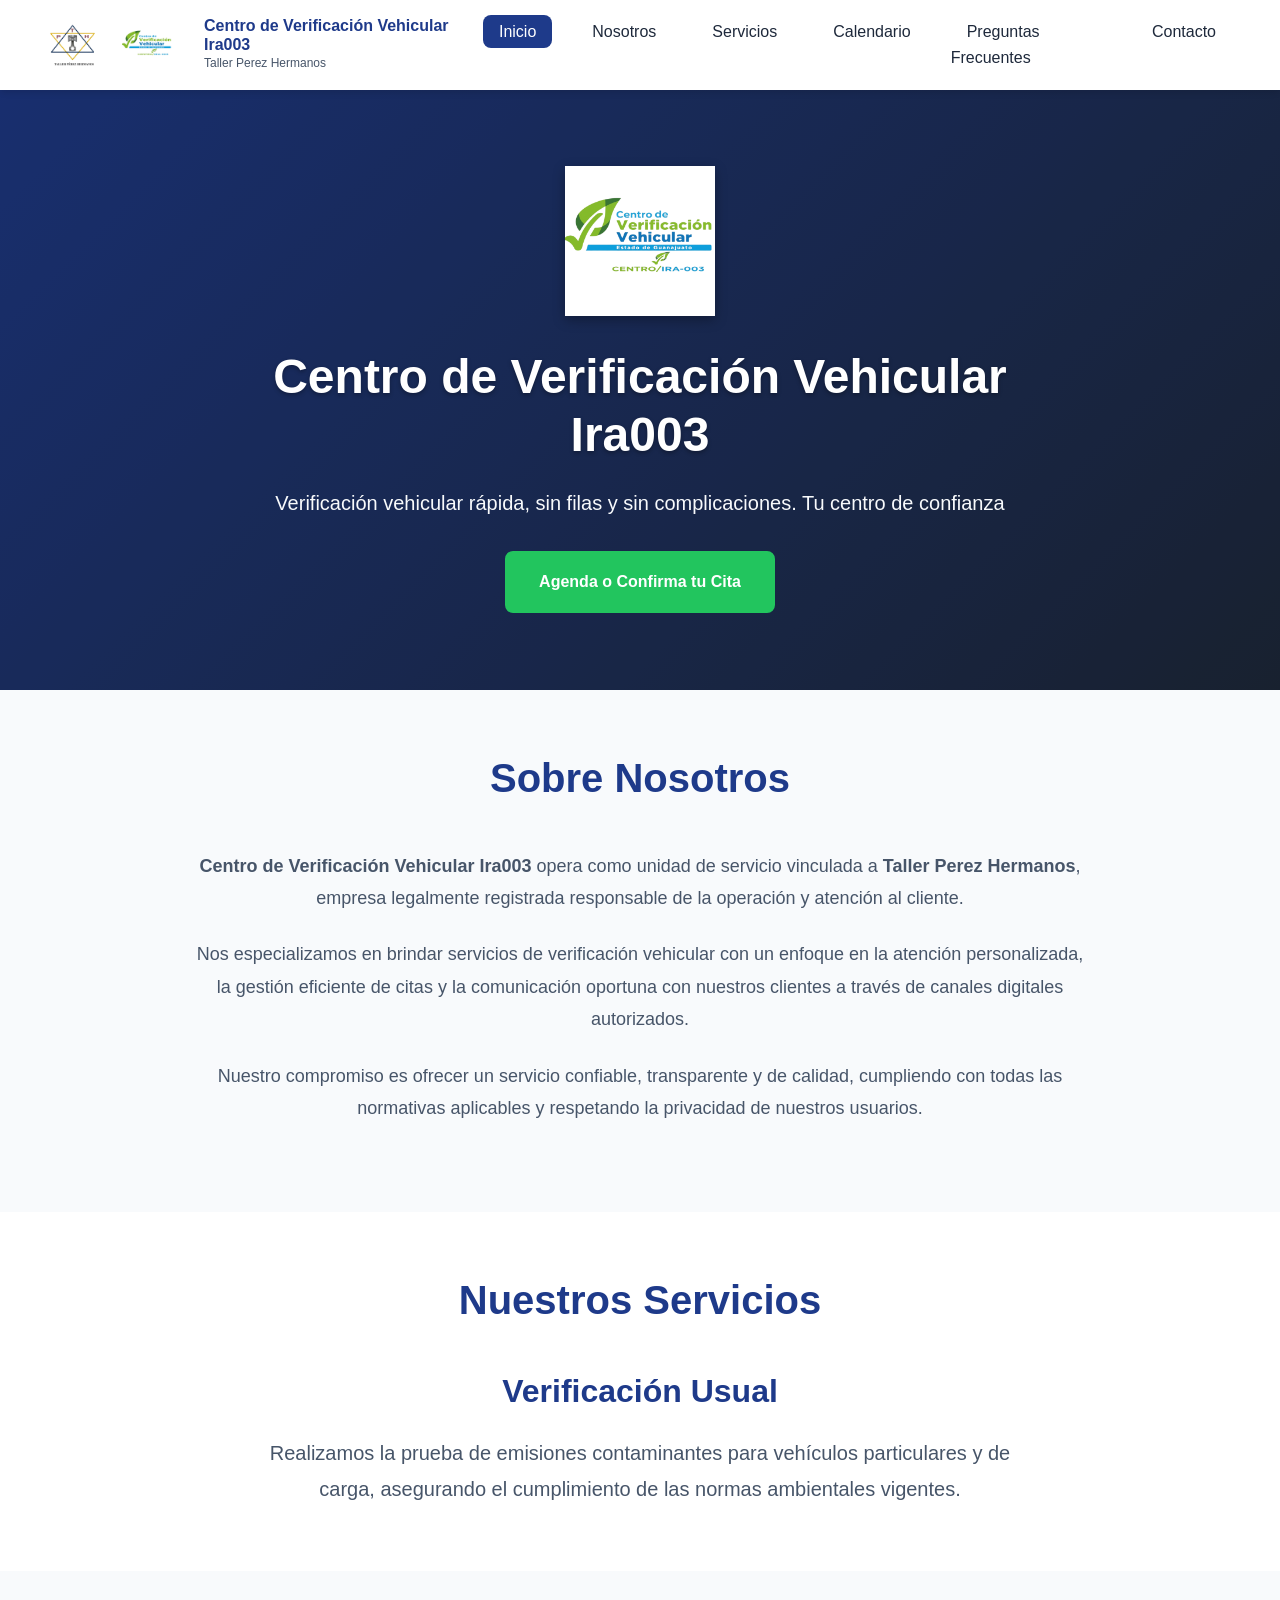
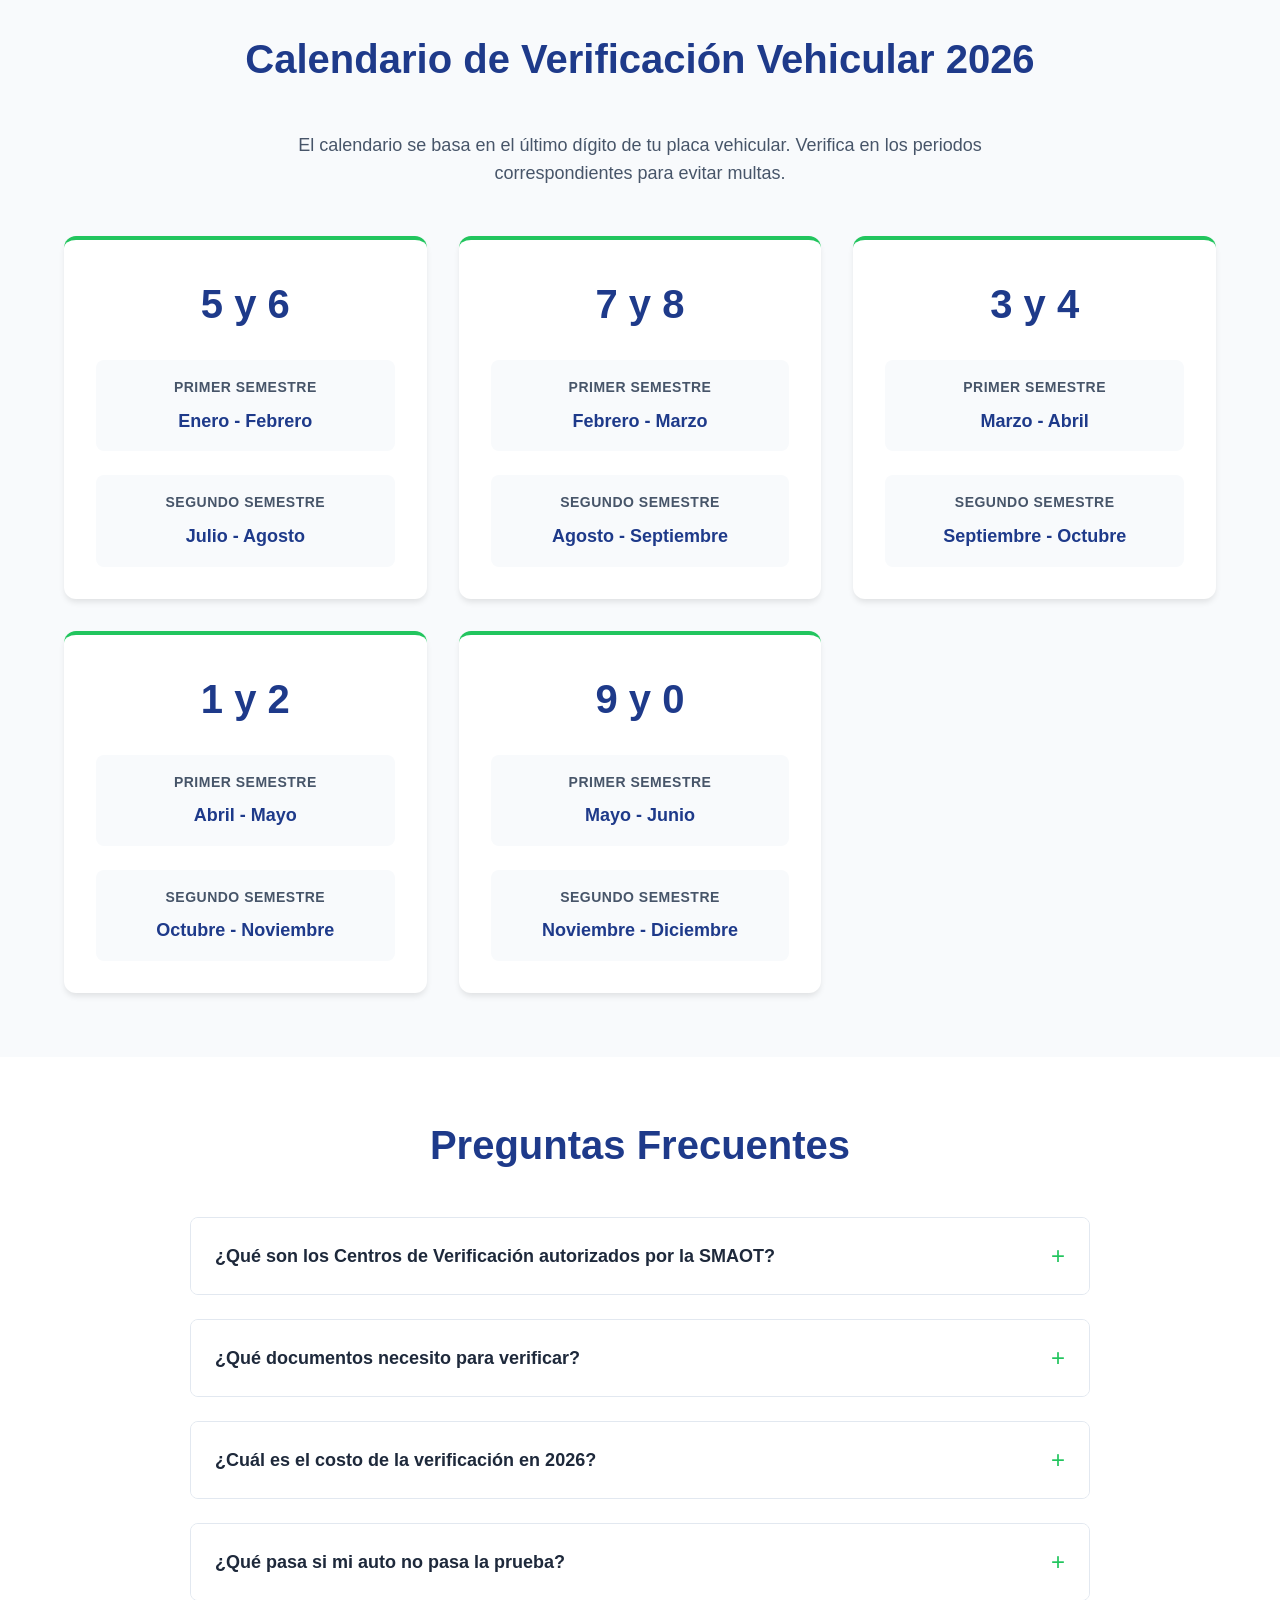
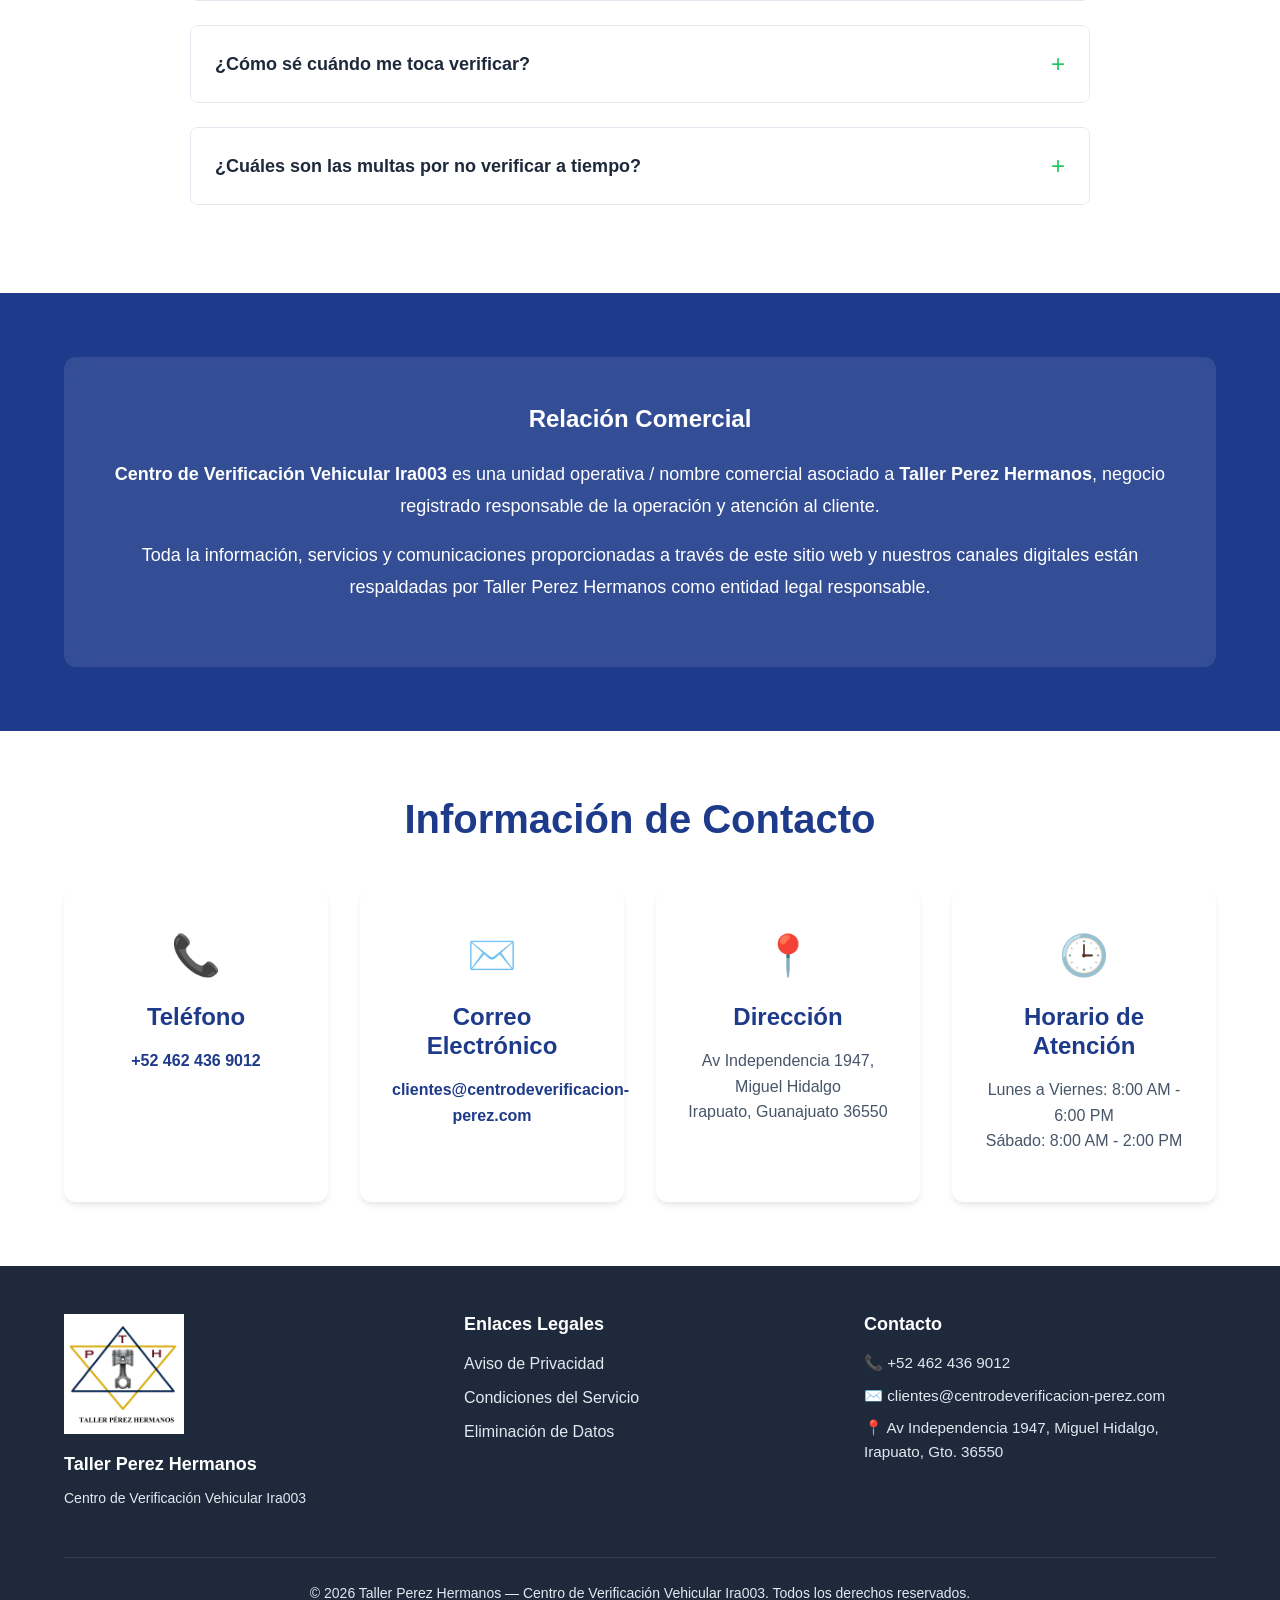
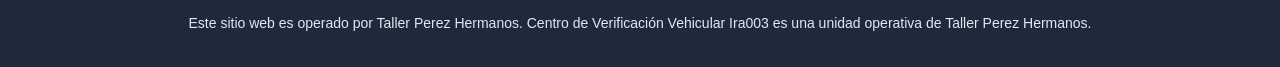
<file: index.html>
<!DOCTYPE html>
<html lang="es">
<head>
    <meta charset="UTF-8">
    <meta name="viewport" content="width=device-width, initial-scale=1.0">
    <meta name="description" content="Centro de Verificación Vehicular Ira003 - Unidad operativa de Taller Perez Hermanos para gestión de citas, notificaciones y atención a clientes del servicio de verificación vehicular en Guanajuato, México.">
    <meta name="keywords" content="verificación vehicular, Taller Perez Hermanos, Centro de Verificación Vehicular Ira003, citas verificación, Guanajuato, México">

    <!-- Open Graph Tags -->
    <meta property="og:title" content="Centro de Verificación Vehicular Ira003 - Taller Perez Hermanos">
    <meta property="og:description" content="Gestión de citas, notificaciones y atención a clientes del servicio de verificación vehicular.">
    <meta property="og:type" content="website">
    <meta property="og:locale" content="es_MX">

    <title>Centro de Verificación Vehicular Ira003 - Taller Perez Hermanos</title>

    <!-- Favicon -->
    <link rel="icon" type="image/png" href="assets/images/logo-cvv.png">

    <!-- Stylesheet -->
    <link rel="stylesheet" href="assets/css/styles.css">

    <!-- Schema.org LocalBusiness JSON-LD -->
    <script type="application/ld+json">
    {
      "@context": "https://schema.org",
      "@type": "AutomotiveBusiness",
      "name": "Centro de Verificación Vehicular Ira003",
      "legalName": "Taller Perez Hermanos",
      "description": "Verificación vehicular rápida, sin filas y sin complicaciones. Tu centro de confianza",
      "address": {
        "@type": "PostalAddress",
        "addressLocality": "Irapuato",
        "addressRegion": "Guanajuato",
        "addressCountry": "MX",
        "streetAddress": "Av Independencia 1947, Miguel Hidalgo",
        "postalCode": "36550"
      },
      "telephone": "+524624369012",
      "email": "clientes@centrodeverificacion-perez.com",
      "priceRange": "$$",
      "openingHours": "Mo-Fr 08:00-18:00, Sa 08:00-14:00"
    }
    </script>
</head>
<body>
    <!-- Header / Navigation -->
    <header class="header">
        <nav class="nav-container">
            <div class="nav-brand">
                <img src="assets/images/logo-tph.png" alt="Taller Perez Hermanos" class="logo logo-tph">
                <img src="assets/images/logo-cvv.png" alt="Centro de Verificación Vehicular Ira003" class="logo logo-cvv">
                <div class="brand-text">
                    <span class="brand-name">Centro de Verificación Vehicular Ira003</span>
                    <span class="brand-subtitle">Taller Perez Hermanos</span>
                </div>
            </div>
            <button class="nav-toggle" id="navToggle" aria-label="Abrir menú de navegación">
                <span></span>
                <span></span>
                <span></span>
            </button>
            <ul class="nav-menu" id="navMenu">
                <li><a href="#inicio">Inicio</a></li>
                <li><a href="#nosotros">Nosotros</a></li>
                <li><a href="#servicios">Servicios</a></li>
                <li><a href="#calendario">Calendario</a></li>
                <li><a href="#faqs">Preguntas Frecuentes</a></li>
                <li><a href="#contacto">Contacto</a></li>
            </ul>
        </nav>
    </header>

    <!-- Hero Section -->
    <section class="hero" id="inicio">
        <div class="hero-overlay"></div>
        <div class="hero-content">
            <img src="assets/images/logo-cvv.png" alt="Centro de Verificación Vehicular Ira003" class="hero-logo">
            <h1 class="hero-title">Centro de Verificación Vehicular Ira003</h1>
            <p class="hero-subtitle">Verificación vehicular rápida, sin filas y sin complicaciones. Tu centro de confianza</p>
            <a href="#contacto" class="btn btn-primary">Agenda o Confirma tu Cita</a>
        </div>
    </section>

    <!-- Sobre Nosotros Section -->
    <section class="section section-about" id="nosotros">
        <div class="container">
            <h2 class="section-title">Sobre Nosotros</h2>
            <div class="about-content-centered">
                <p><strong>Centro de Verificación Vehicular Ira003</strong> opera como unidad de servicio vinculada a <strong>Taller Perez Hermanos</strong>, empresa legalmente registrada responsable de la operación y atención al cliente.</p>
                <p>Nos especializamos en brindar servicios de verificación vehicular con un enfoque en la atención personalizada, la gestión eficiente de citas y la comunicación oportuna con nuestros clientes a través de canales digitales autorizados.</p>
                <p>Nuestro compromiso es ofrecer un servicio confiable, transparente y de calidad, cumpliendo con todas las normativas aplicables y respetando la privacidad de nuestros usuarios.</p>
            </div>
        </div>
    </section>

    <!-- Servicios Section -->
    <section class="section section-services" id="servicios">
        <div class="container">
            <h2 class="section-title">Nuestros Servicios</h2>
            <div class="service-content-centered">
                <h3 class="service-main-title">Verificación Usual</h3>
                <p class="service-main-description">Realizamos la prueba de emisiones contaminantes para vehículos particulares y de carga, asegurando el cumplimiento de las normas ambientales vigentes.</p>
            </div>
        </div>
    </section>

    <!-- Calendario de Verificación Section -->
    <section class="section section-calendar" id="calendario">
        <div class="container">
            <h2 class="section-title">Calendario de Verificación Vehicular 2026</h2>
            <p class="calendar-intro">El calendario se basa en el último dígito de tu placa vehicular. Verifica en los periodos correspondientes para evitar multas.</p>
            <div class="calendar-grid">
                <div class="calendar-card">
                    <div class="calendar-digit">5 y 6</div>
                    <div class="calendar-periods">
                        <div class="calendar-period">
                            <span class="period-label">Primer Semestre</span>
                            <span class="period-months">Enero - Febrero</span>
                        </div>
                        <div class="calendar-period">
                            <span class="period-label">Segundo Semestre</span>
                            <span class="period-months">Julio - Agosto</span>
                        </div>
                    </div>
                </div>
                <div class="calendar-card">
                    <div class="calendar-digit">7 y 8</div>
                    <div class="calendar-periods">
                        <div class="calendar-period">
                            <span class="period-label">Primer Semestre</span>
                            <span class="period-months">Febrero - Marzo</span>
                        </div>
                        <div class="calendar-period">
                            <span class="period-label">Segundo Semestre</span>
                            <span class="period-months">Agosto - Septiembre</span>
                        </div>
                    </div>
                </div>
                <div class="calendar-card">
                    <div class="calendar-digit">3 y 4</div>
                    <div class="calendar-periods">
                        <div class="calendar-period">
                            <span class="period-label">Primer Semestre</span>
                            <span class="period-months">Marzo - Abril</span>
                        </div>
                        <div class="calendar-period">
                            <span class="period-label">Segundo Semestre</span>
                            <span class="period-months">Septiembre - Octubre</span>
                        </div>
                    </div>
                </div>
                <div class="calendar-card">
                    <div class="calendar-digit">1 y 2</div>
                    <div class="calendar-periods">
                        <div class="calendar-period">
                            <span class="period-label">Primer Semestre</span>
                            <span class="period-months">Abril - Mayo</span>
                        </div>
                        <div class="calendar-period">
                            <span class="period-label">Segundo Semestre</span>
                            <span class="period-months">Octubre - Noviembre</span>
                        </div>
                    </div>
                </div>
                <div class="calendar-card">
                    <div class="calendar-digit">9 y 0</div>
                    <div class="calendar-periods">
                        <div class="calendar-period">
                            <span class="period-label">Primer Semestre</span>
                            <span class="period-months">Mayo - Junio</span>
                        </div>
                        <div class="calendar-period">
                            <span class="period-label">Segundo Semestre</span>
                            <span class="period-months">Noviembre - Diciembre</span>
                        </div>
                    </div>
                </div>
            </div>
        </div>
    </section>

    <!-- FAQs Section -->
    <section class="section section-faqs" id="faqs">
        <div class="container">
            <h2 class="section-title">Preguntas Frecuentes</h2>
            <div class="faq-container">
                <div class="faq-item">
                    <button class="faq-question">
                        <span>¿Qué son los Centros de Verificación autorizados por la SMAOT?</span>
                        <span class="faq-icon">+</span>
                    </button>
                    <div class="faq-answer">
                        <p>Son establecimientos certificados y regulados por la <strong>Secretaría de Medio Ambiente y Ordenamiento Territorial (SMAOT)</strong> de Guanajuato. Contamos con el equipo tecnológico oficial para medir las emisiones contaminantes de tu vehículo y, en caso de ser aprobatorias, emitir las constancias y hologramas legales que te permiten circular.</p>
                    </div>
                </div>
                <div class="faq-item">
                    <button class="faq-question">
                        <span>¿Qué documentos necesito para verificar?</span>
                        <span class="faq-icon">+</span>
                    </button>
                    <div class="faq-answer">
                        <p>Para que podamos atenderte, es indispensable presentar:</p>
                        <ul>
                            <li><strong>Tarjeta de circulación</strong> vigente (original y copia).</li>
                            <li><strong>Constancia de verificación</strong> del periodo anterior o, en su defecto, el comprobante de pago de la multa correspondiente.</li>
                            <li>Para <strong>vehículos nuevos</strong>, copia de la factura o carta factura.</li>
                        </ul>
                    </div>
                </div>
                <div class="faq-item">
                    <button class="faq-question">
                        <span>¿Cuál es el costo de la verificación en 2026?</span>
                        <span class="faq-icon">+</span>
                    </button>
                    <div class="faq-answer">
                        <p>Los costos oficiales vigentes en Guanajuato son:</p>
                        <ul>
                            <li><strong>Constancia tipo Usual:</strong> $375.00 MXN.</li>
                            <li><strong>Hologramas "00", "0", "1" y "2":</strong> $610.00 MXN.</li>
                            <li><strong>Constancia tipo Exento:</strong> $0.00 (Tramitada ante SMAOT para híbridos/eléctricos).</li>
                        </ul>
                    </div>
                </div>
                <div class="faq-item">
                    <button class="faq-question">
                        <span>¿Qué pasa si mi auto no pasa la prueba?</span>
                        <span class="faq-icon">+</span>
                    </button>
                    <div class="faq-answer">
                        <p>Si tu vehículo no cumple con los límites permitidos, se te entregará una <strong>Constancia de Rechazo</strong>. Tendrás la oportunidad de realizar las reparaciones mecánicas necesarias y regresar para una segunda oportunidad sin costo adicional, siempre que lo hagas dentro del plazo establecido por la normativa.</p>
                    </div>
                </div>
                <div class="faq-item">
                    <button class="faq-question">
                        <span>¿Cómo sé cuándo me toca verificar?</span>
                        <span class="faq-icon">+</span>
                    </button>
                    <div class="faq-answer">
                        <p>El calendario se basa en la terminación de tu placa y se divide en dos semestres:</p>
                        <ul>
                            <li><strong>Enero / Febrero:</strong> Terminación 5 y 6.</li>
                            <li><strong>Febrero / Marzo:</strong> Terminación 7 y 8.</li>
                            <li><strong>Marzo / Abril:</strong> Terminación 3 y 4.</li>
                            <li><strong>Abril / Mayo:</strong> Terminación 1 y 2.</li>
                            <li><strong>Mayo / Junio:</strong> Terminación 9 y 0.</li>
                        </ul>
                    </div>
                </div>
                <div class="faq-item">
                    <button class="faq-question">
                        <span>¿Cuáles son las multas por no verificar a tiempo?</span>
                        <span class="faq-icon">+</span>
                    </button>
                    <div class="faq-answer">
                        <p>Evita sanciones económicas fuertes. En 2026, la multa por circular sin verificación vigente puede oscilar entre los <strong>$2,346.00 y los $4,692.00 MXN</strong> (equivalente a 20-40 UMAs). Es mucho más económico y sencillo verificar a tiempo.</p>
                    </div>
                </div>
            </div>
        </div>
    </section>

    <!-- Relación Comercial Section -->
    <section class="section section-relationship">
        <div class="container">
            <div class="relationship-box">
                <h3>Relación Comercial</h3>
                <p><strong>Centro de Verificación Vehicular Ira003</strong> es una unidad operativa / nombre comercial asociado a <strong>Taller Perez Hermanos</strong>, negocio registrado responsable de la operación y atención al cliente.</p>
                <p>Toda la información, servicios y comunicaciones proporcionadas a través de este sitio web y nuestros canales digitales están respaldadas por Taller Perez Hermanos como entidad legal responsable.</p>
            </div>
        </div>
    </section>

    <!-- Contacto Section -->
    <section class="section section-contact" id="contacto">
        <div class="container">
            <h2 class="section-title">Información de Contacto</h2>
            <div class="contact-grid">
                <div class="contact-card">
                    <div class="contact-icon">📞</div>
                    <h3>Teléfono</h3>
                    <p><a href="tel:+524624369012">+52 462 436 9012</a></p>
                </div>
                <div class="contact-card">
                    <div class="contact-icon">✉️</div>
                    <h3>Correo Electrónico</h3>
                    <p><a href="mailto:clientes@centrodeverificacion-perez.com">clientes@centrodeverificacion-perez.com</a></p>
                </div>
                <div class="contact-card">
                    <div class="contact-icon">📍</div>
                    <h3>Dirección</h3>
                    <p>Av Independencia 1947, Miguel Hidalgo<br>Irapuato, Guanajuato 36550</p>
                </div>
                <div class="contact-card">
                    <div class="contact-icon">🕒</div>
                    <h3>Horario de Atención</h3>
                    <p>Lunes a Viernes: 8:00 AM - 6:00 PM<br>Sábado: 8:00 AM - 2:00 PM</p>
                </div>
            </div>
        </div>
    </section>

    <!-- Footer -->
    <footer class="footer">
        <div class="container">
            <div class="footer-content">
                <div class="footer-brand">
                    <img src="assets/images/logo-tph.png" alt="Taller Perez Hermanos" class="footer-logo">
                    <p class="footer-company"><strong>Taller Perez Hermanos</strong></p>
                    <p class="footer-subcompany">Centro de Verificación Vehicular Ira003</p>
                </div>
                <div class="footer-links">
                    <h4>Enlaces Legales</h4>
                    <ul>
                        <li><a href="privacy.html">Aviso de Privacidad</a></li>
                        <li><a href="terms.html">Condiciones del Servicio</a></li>
                        <li><a href="data-deletion.html">Eliminación de Datos</a></li>
                    </ul>
                </div>
                <div class="footer-contact">
                    <h4>Contacto</h4>
                    <p>📞 +52 462 436 9012</p>
                    <p>✉️ clientes@centrodeverificacion-perez.com</p>
                    <p>📍 Av Independencia 1947, Miguel Hidalgo, Irapuato, Gto. 36550</p>
                </div>
            </div>
            <div class="footer-bottom">
                <p>&copy; 2026 Taller Perez Hermanos — Centro de Verificación Vehicular Ira003. Todos los derechos reservados.</p>
                <p class="footer-disclaimer">Este sitio web es operado por Taller Perez Hermanos. Centro de Verificación Vehicular Ira003 es una unidad operativa de Taller Perez Hermanos.</p>
            </div>
        </div>
    </footer>

    <!-- JavaScript -->
    <script src="assets/js/main.js"></script>
</body>
</html>
</file>
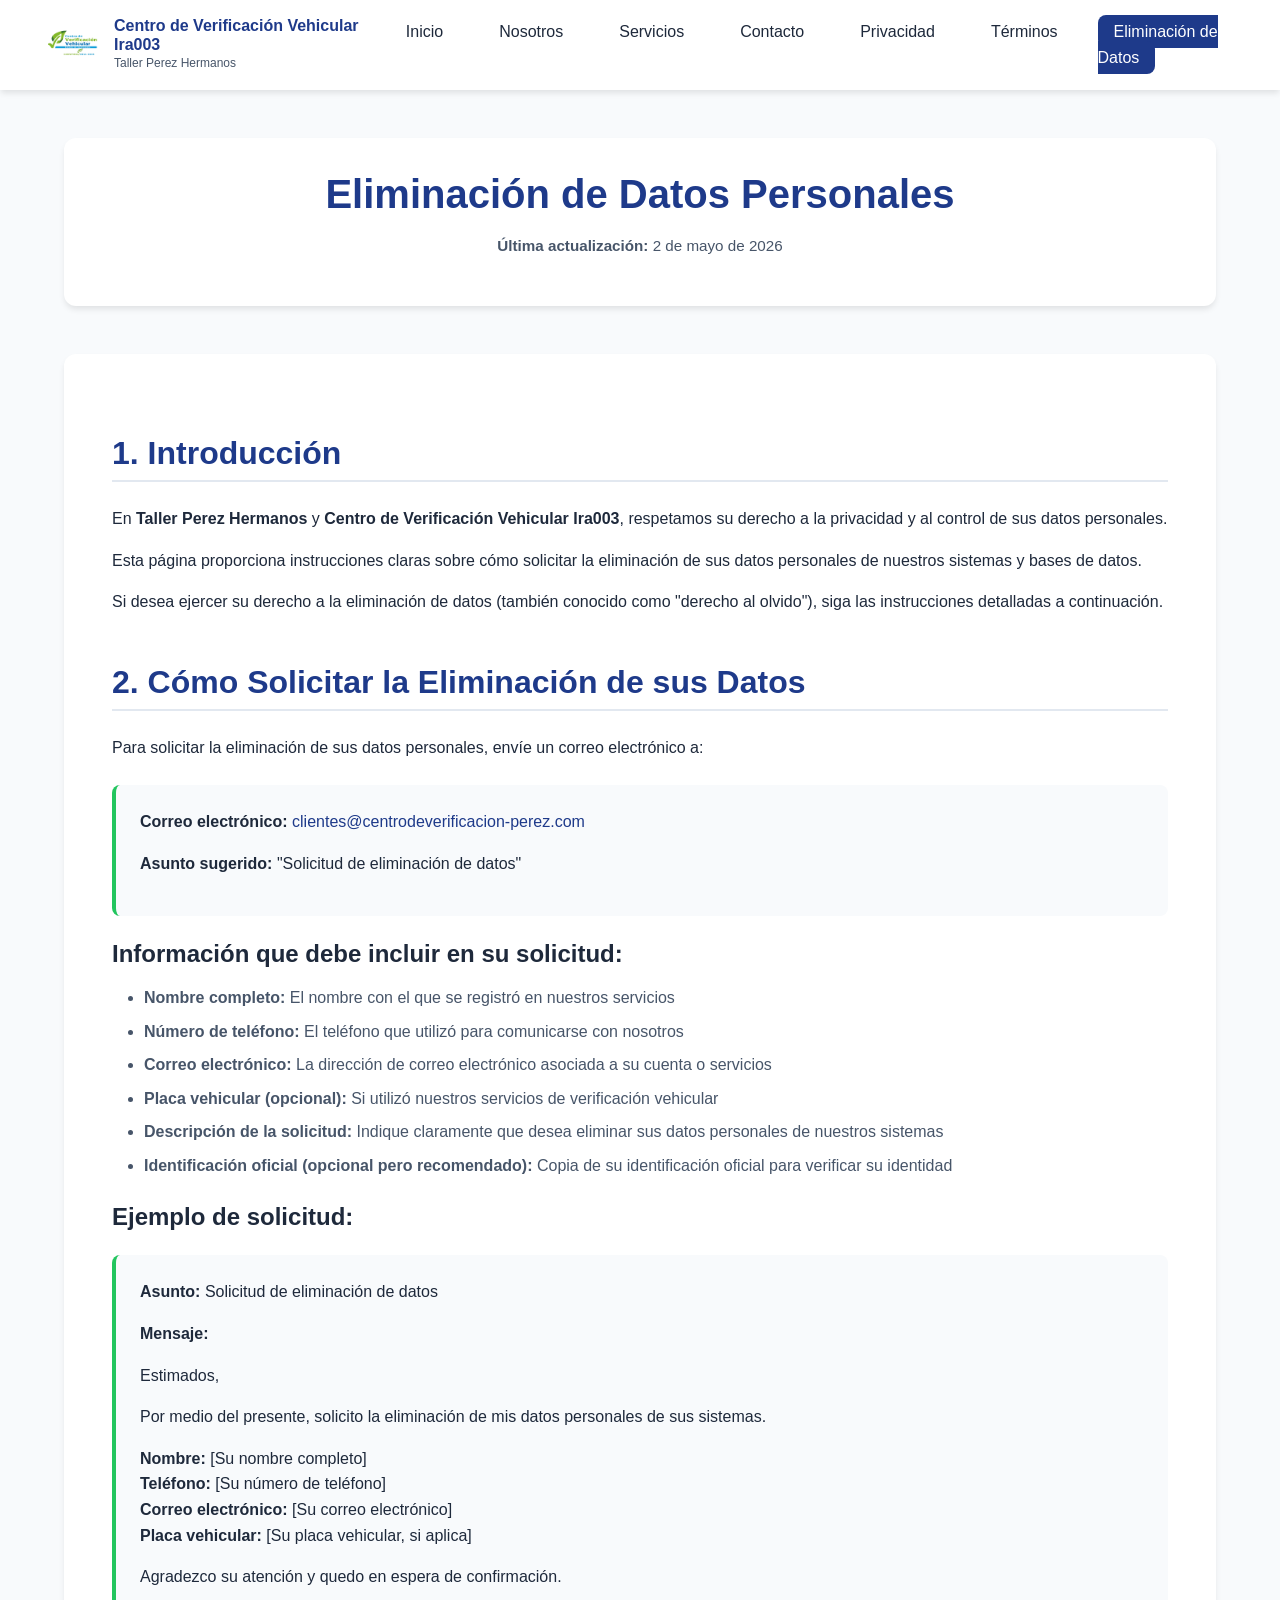
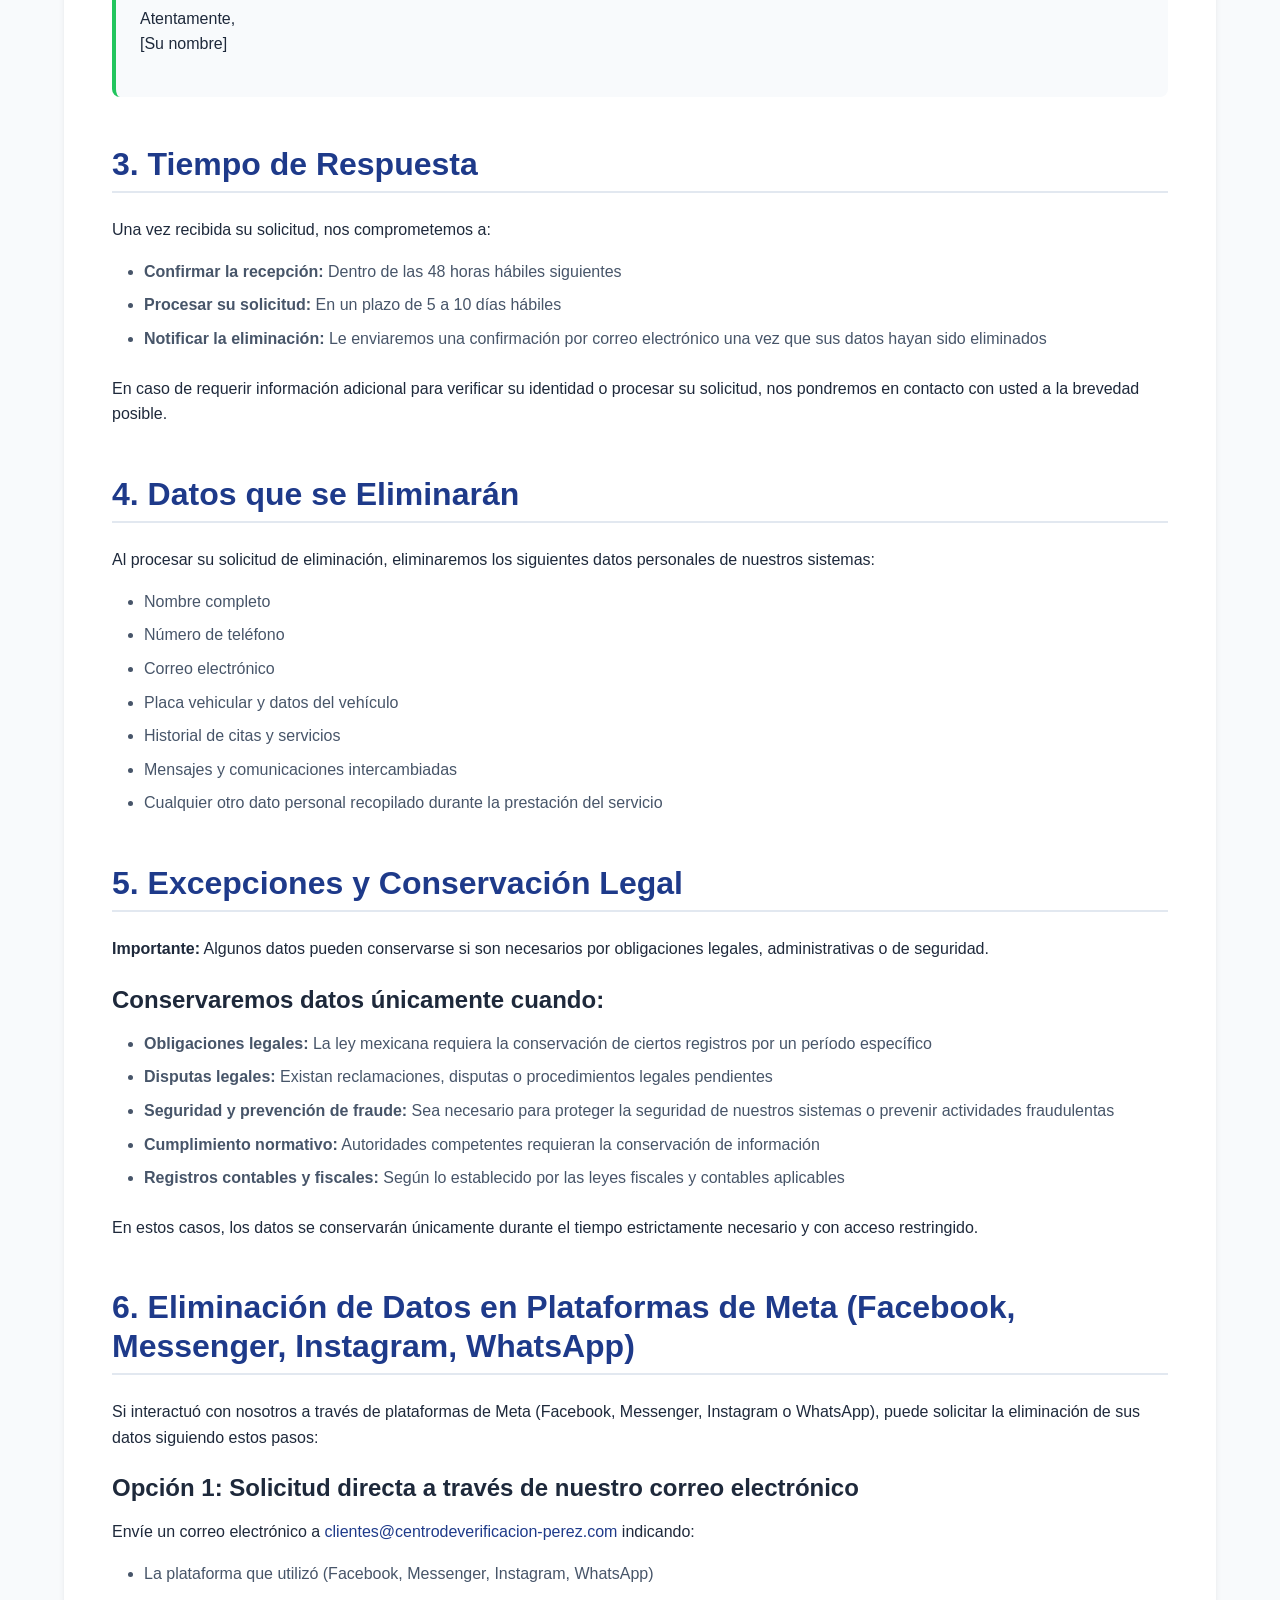
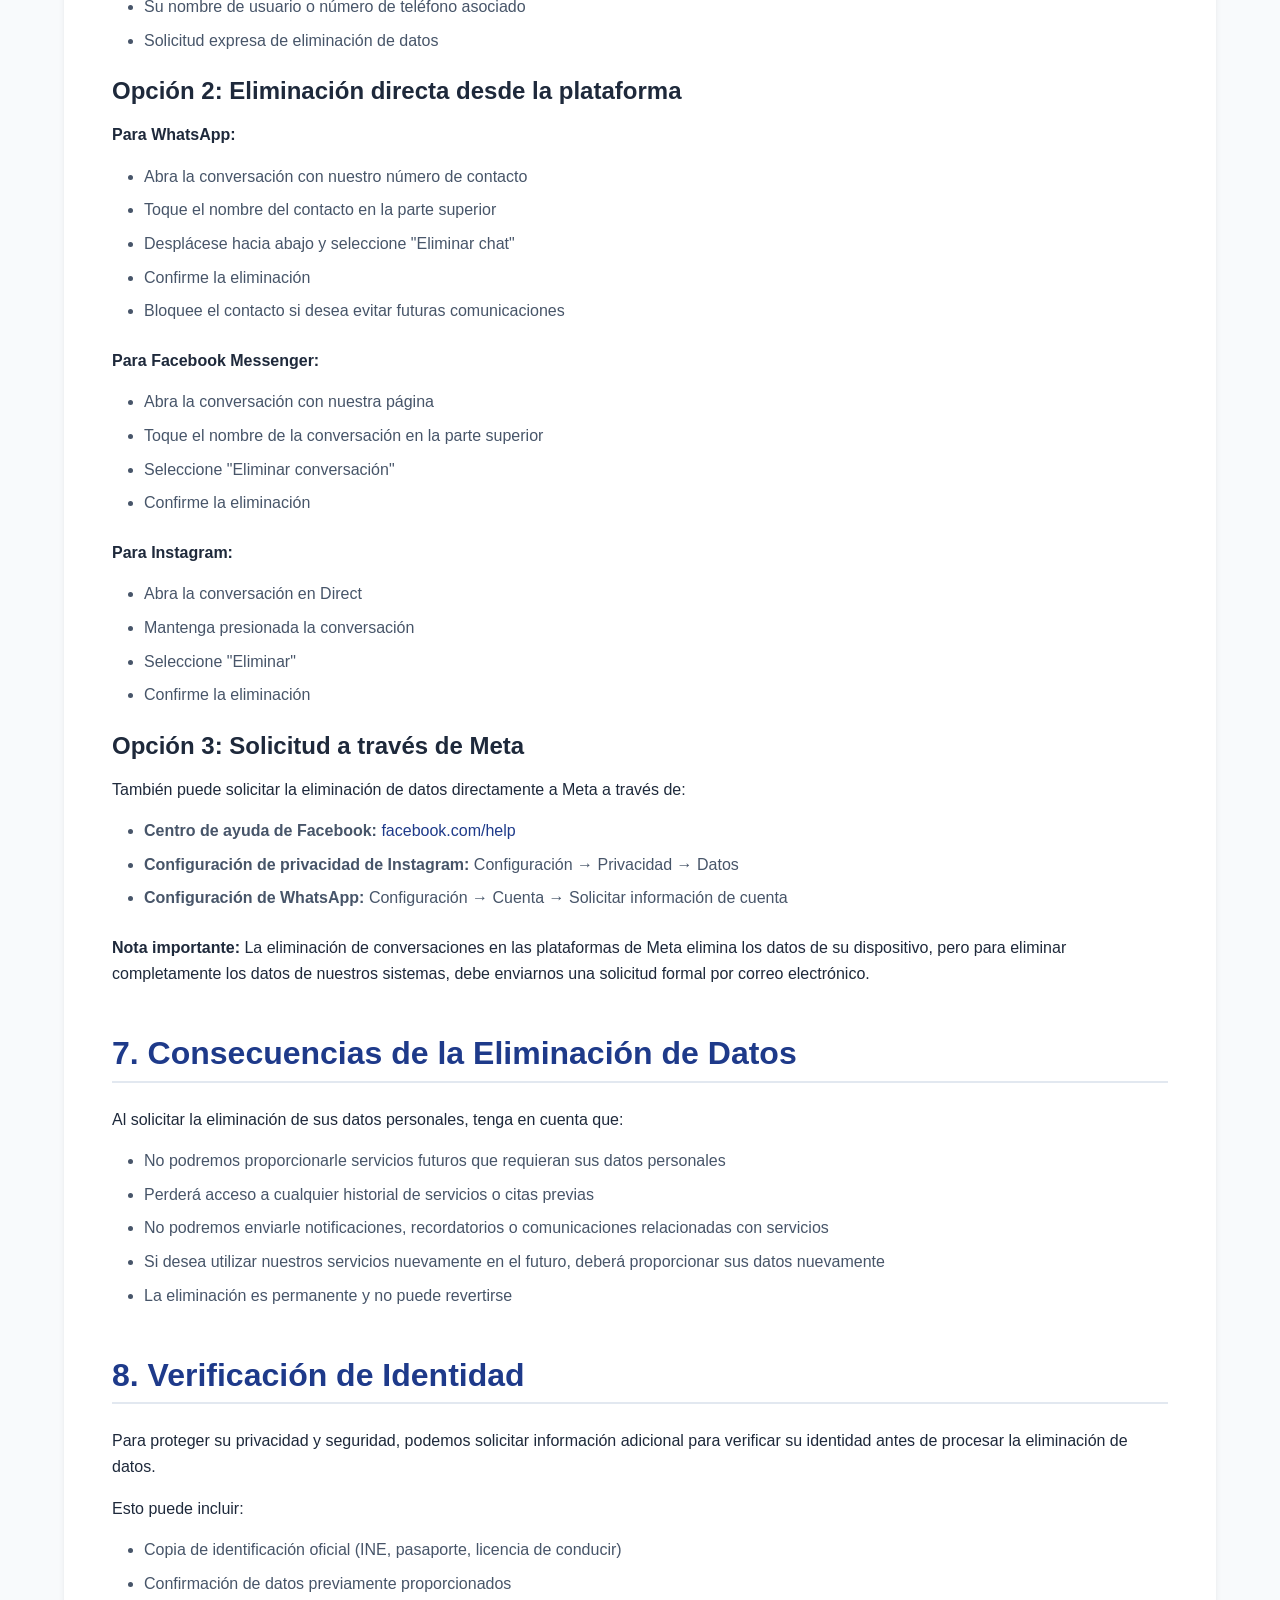
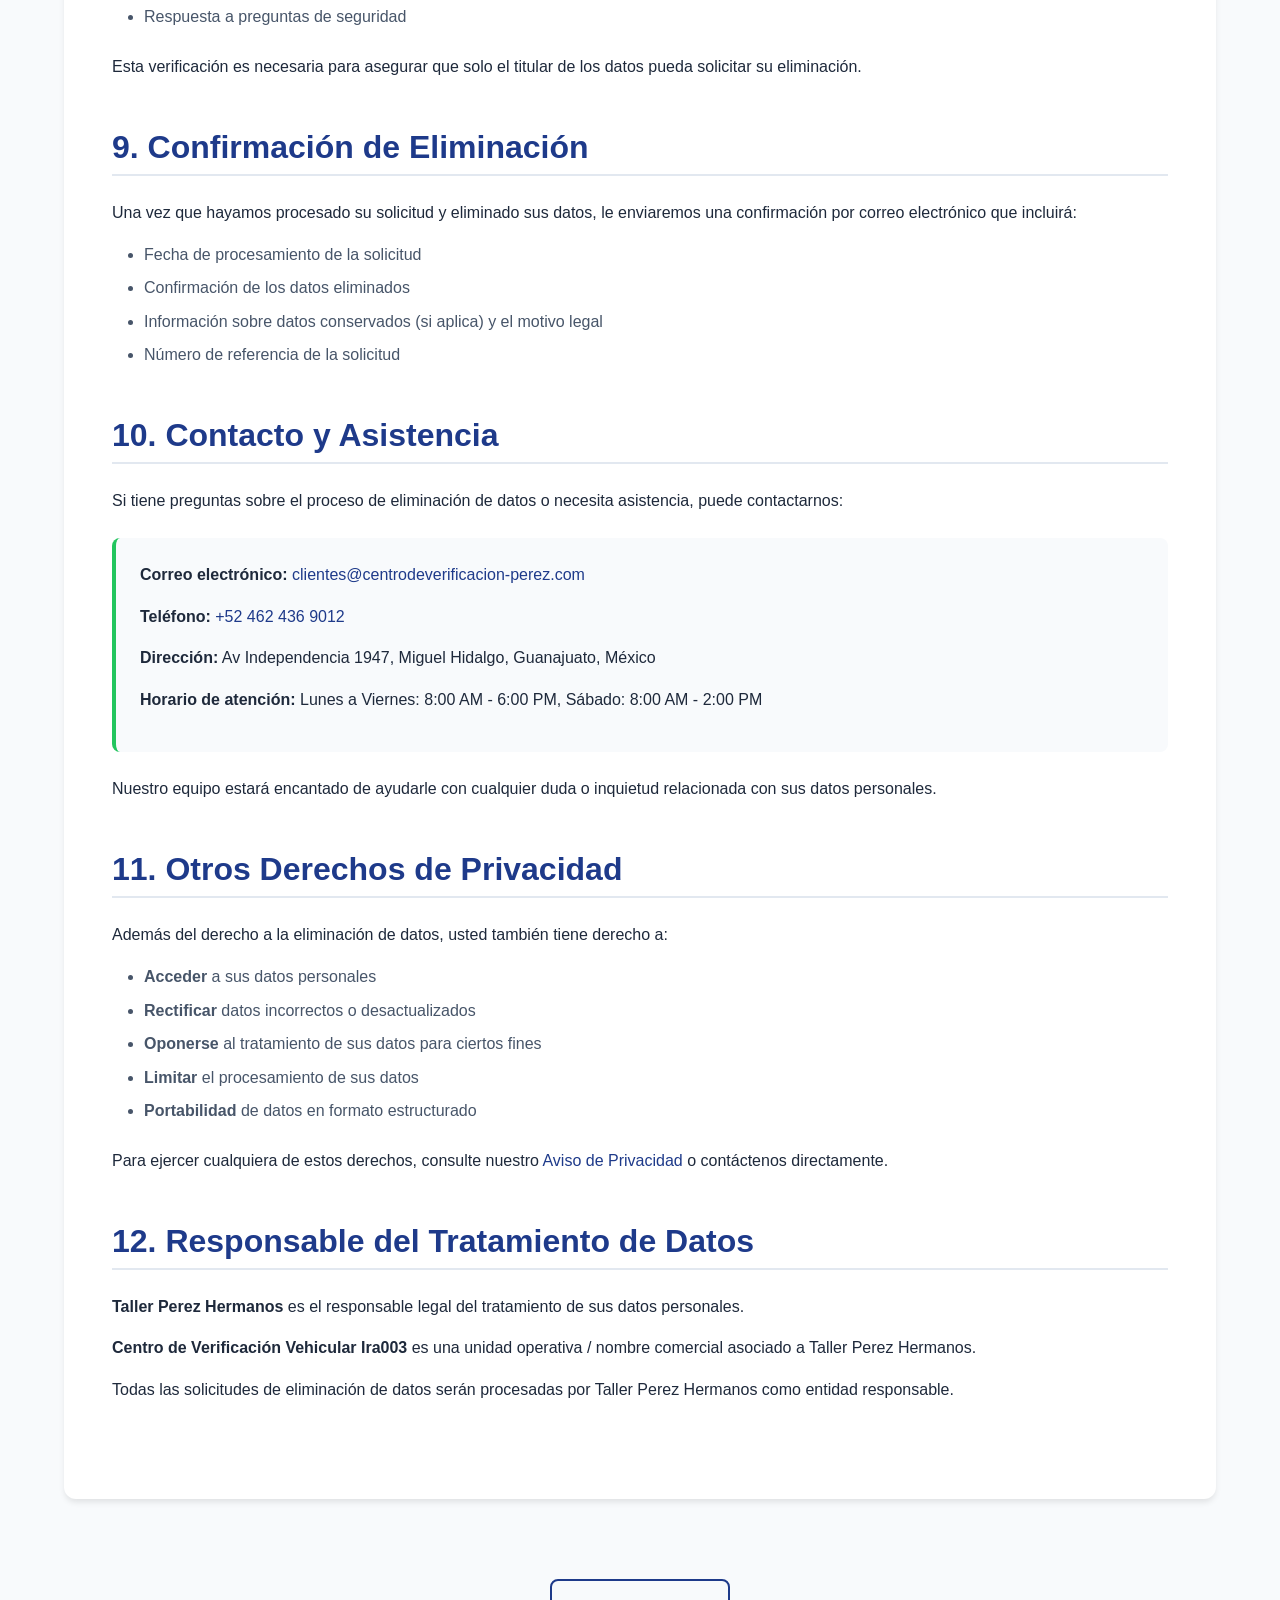
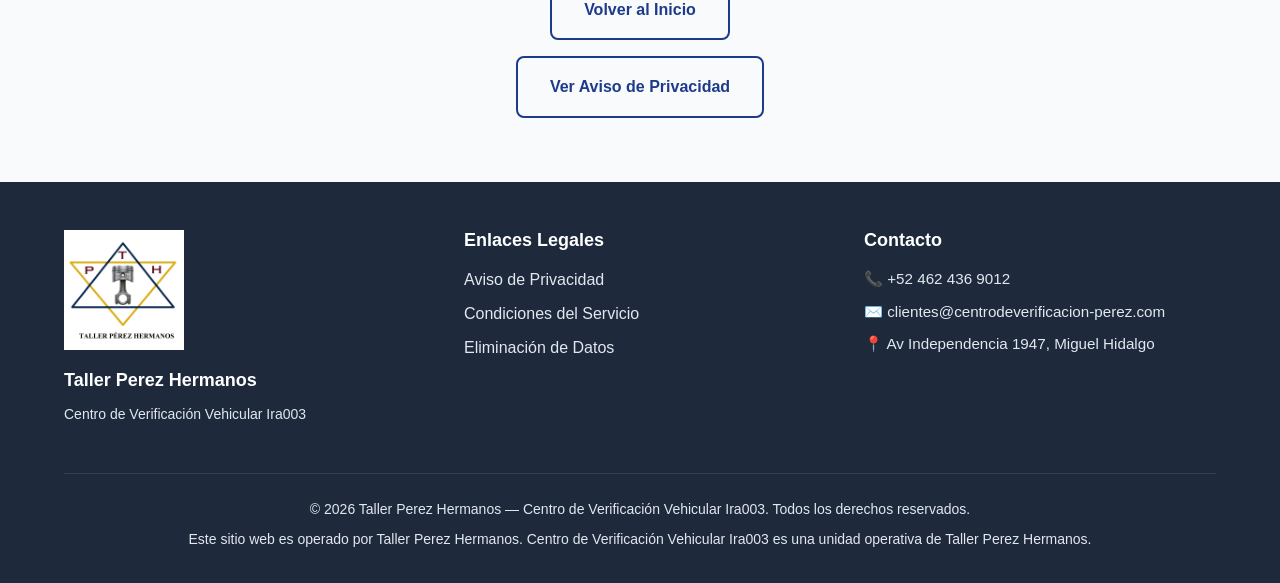
<file: data-deletion.html>
<!DOCTYPE html>
<html lang="es">
<head>
    <meta charset="UTF-8">
    <meta name="viewport" content="width=device-width, initial-scale=1.0">
    <meta name="description" content="Eliminación de Datos - Centro de Verificación Vehicular Ira003 y Taller Perez Hermanos. Instrucciones para solicitar la eliminación de sus datos personales.">
    <meta name="robots" content="index, follow">

    <title>Eliminación de Datos - Centro de Verificación Vehicular Ira003</title>

    <!-- Favicon -->
    <link rel="icon" type="image/png" href="assets/images/logo-cvv.png">

    <!-- Stylesheet -->
    <link rel="stylesheet" href="assets/css/styles.css">
</head>
<body>
    <!-- Header / Navigation -->
    <header class="header">
        <nav class="nav-container">
            <div class="nav-brand">
                <img src="assets/images/logo-cvv.png" alt="Centro de Verificación Vehicular Ira003" class="logo">
                <div class="brand-text">
                    <span class="brand-name">Centro de Verificación Vehicular Ira003</span>
                    <span class="brand-subtitle">Taller Perez Hermanos</span>
                </div>
            </div>
            <button class="nav-toggle" id="navToggle" aria-label="Abrir menú de navegación">
                <span></span>
                <span></span>
                <span></span>
            </button>
            <ul class="nav-menu" id="navMenu">
                <li><a href="index.html">Inicio</a></li>
                <li><a href="index.html#nosotros">Nosotros</a></li>
                <li><a href="index.html#servicios">Servicios</a></li>
                <li><a href="index.html#contacto">Contacto</a></li>
                <li><a href="privacy.html">Privacidad</a></li>
                <li><a href="terms.html">Términos</a></li>
                <li><a href="data-deletion.html" class="active">Eliminación de Datos</a></li>
            </ul>
        </nav>
    </header>

    <!-- Data Deletion Content -->
    <main class="legal-page">
        <div class="container">
            <div class="legal-header">
                <h1>Eliminación de Datos Personales</h1>
                <p class="legal-date"><strong>Última actualización:</strong> 2 de mayo de 2026</p>
            </div>

            <div class="legal-content">
                <!-- Introducción -->
                <section class="legal-section">
                    <h2>1. Introducción</h2>
                    <p>En <strong>Taller Perez Hermanos</strong> y <strong>Centro de Verificación Vehicular Ira003</strong>, respetamos su derecho a la privacidad y al control de sus datos personales.</p>
                    <p>Esta página proporciona instrucciones claras sobre cómo solicitar la eliminación de sus datos personales de nuestros sistemas y bases de datos.</p>
                    <p>Si desea ejercer su derecho a la eliminación de datos (también conocido como "derecho al olvido"), siga las instrucciones detalladas a continuación.</p>
                </section>

                <!-- Cómo Solicitar -->
                <section class="legal-section">
                    <h2>2. Cómo Solicitar la Eliminación de sus Datos</h2>
                    <p>Para solicitar la eliminación de sus datos personales, envíe un correo electrónico a:</p>

                    <div class="contact-box">
                        <p><strong>Correo electrónico:</strong> <a href="mailto:clientes@centrodeverificacion-perez.com">clientes@centrodeverificacion-perez.com</a></p>
                        <p><strong>Asunto sugerido:</strong> "Solicitud de eliminación de datos"</p>
                    </div>

                    <h3>Información que debe incluir en su solicitud:</h3>
                    <ul>
                        <li><strong>Nombre completo:</strong> El nombre con el que se registró en nuestros servicios</li>
                        <li><strong>Número de teléfono:</strong> El teléfono que utilizó para comunicarse con nosotros</li>
                        <li><strong>Correo electrónico:</strong> La dirección de correo electrónico asociada a su cuenta o servicios</li>
                        <li><strong>Placa vehicular (opcional):</strong> Si utilizó nuestros servicios de verificación vehicular</li>
                        <li><strong>Descripción de la solicitud:</strong> Indique claramente que desea eliminar sus datos personales de nuestros sistemas</li>
                        <li><strong>Identificación oficial (opcional pero recomendado):</strong> Copia de su identificación oficial para verificar su identidad</li>
                    </ul>

                    <h3>Ejemplo de solicitud:</h3>
                    <div class="example-box">
                        <p><strong>Asunto:</strong> Solicitud de eliminación de datos</p>
                        <p><strong>Mensaje:</strong></p>
                        <p>Estimados,</p>
                        <p>Por medio del presente, solicito la eliminación de mis datos personales de sus sistemas.</p>
                        <p><strong>Nombre:</strong> [Su nombre completo]<br>
                        <strong>Teléfono:</strong> [Su número de teléfono]<br>
                        <strong>Correo electrónico:</strong> [Su correo electrónico]<br>
                        <strong>Placa vehicular:</strong> [Su placa vehicular, si aplica]</p>
                        <p>Agradezco su atención y quedo en espera de confirmación.</p>
                        <p>Atentamente,<br>[Su nombre]</p>
                    </div>
                </section>

                <!-- Tiempo de Respuesta -->
                <section class="legal-section">
                    <h2>3. Tiempo de Respuesta</h2>
                    <p>Una vez recibida su solicitud, nos comprometemos a:</p>
                    <ul>
                        <li><strong>Confirmar la recepción:</strong> Dentro de las 48 horas hábiles siguientes</li>
                        <li><strong>Procesar su solicitud:</strong> En un plazo de 5 a 10 días hábiles</li>
                        <li><strong>Notificar la eliminación:</strong> Le enviaremos una confirmación por correo electrónico una vez que sus datos hayan sido eliminados</li>
                    </ul>
                    <p>En caso de requerir información adicional para verificar su identidad o procesar su solicitud, nos pondremos en contacto con usted a la brevedad posible.</p>
                </section>

                <!-- Datos que se Eliminarán -->
                <section class="legal-section">
                    <h2>4. Datos que se Eliminarán</h2>
                    <p>Al procesar su solicitud de eliminación, eliminaremos los siguientes datos personales de nuestros sistemas:</p>
                    <ul>
                        <li>Nombre completo</li>
                        <li>Número de teléfono</li>
                        <li>Correo electrónico</li>
                        <li>Placa vehicular y datos del vehículo</li>
                        <li>Historial de citas y servicios</li>
                        <li>Mensajes y comunicaciones intercambiadas</li>
                        <li>Cualquier otro dato personal recopilado durante la prestación del servicio</li>
                    </ul>
                </section>

                <!-- Excepciones -->
                <section class="legal-section">
                    <h2>5. Excepciones y Conservación Legal</h2>
                    <p><strong>Importante:</strong> Algunos datos pueden conservarse si son necesarios por obligaciones legales, administrativas o de seguridad.</p>

                    <h3>Conservaremos datos únicamente cuando:</h3>
                    <ul>
                        <li><strong>Obligaciones legales:</strong> La ley mexicana requiera la conservación de ciertos registros por un período específico</li>
                        <li><strong>Disputas legales:</strong> Existan reclamaciones, disputas o procedimientos legales pendientes</li>
                        <li><strong>Seguridad y prevención de fraude:</strong> Sea necesario para proteger la seguridad de nuestros sistemas o prevenir actividades fraudulentas</li>
                        <li><strong>Cumplimiento normativo:</strong> Autoridades competentes requieran la conservación de información</li>
                        <li><strong>Registros contables y fiscales:</strong> Según lo establecido por las leyes fiscales y contables aplicables</li>
                    </ul>

                    <p>En estos casos, los datos se conservarán únicamente durante el tiempo estrictamente necesario y con acceso restringido.</p>
                </section>

                <!-- Eliminación en Plataformas de Meta -->
                <section class="legal-section">
                    <h2>6. Eliminación de Datos en Plataformas de Meta (Facebook, Messenger, Instagram, WhatsApp)</h2>
                    <p>Si interactuó con nosotros a través de plataformas de Meta (Facebook, Messenger, Instagram o WhatsApp), puede solicitar la eliminación de sus datos siguiendo estos pasos:</p>

                    <h3>Opción 1: Solicitud directa a través de nuestro correo electrónico</h3>
                    <p>Envíe un correo electrónico a <a href="mailto:clientes@centrodeverificacion-perez.com">clientes@centrodeverificacion-perez.com</a> indicando:</p>
                    <ul>
                        <li>La plataforma que utilizó (Facebook, Messenger, Instagram, WhatsApp)</li>
                        <li>Su nombre de usuario o número de teléfono asociado</li>
                        <li>Solicitud expresa de eliminación de datos</li>
                    </ul>

                    <h3>Opción 2: Eliminación directa desde la plataforma</h3>
                    <p><strong>Para WhatsApp:</strong></p>
                    <ul>
                        <li>Abra la conversación con nuestro número de contacto</li>
                        <li>Toque el nombre del contacto en la parte superior</li>
                        <li>Desplácese hacia abajo y seleccione "Eliminar chat"</li>
                        <li>Confirme la eliminación</li>
                        <li>Bloquee el contacto si desea evitar futuras comunicaciones</li>
                    </ul>

                    <p><strong>Para Facebook Messenger:</strong></p>
                    <ul>
                        <li>Abra la conversación con nuestra página</li>
                        <li>Toque el nombre de la conversación en la parte superior</li>
                        <li>Seleccione "Eliminar conversación"</li>
                        <li>Confirme la eliminación</li>
                    </ul>

                    <p><strong>Para Instagram:</strong></p>
                    <ul>
                        <li>Abra la conversación en Direct</li>
                        <li>Mantenga presionada la conversación</li>
                        <li>Seleccione "Eliminar"</li>
                        <li>Confirme la eliminación</li>
                    </ul>

                    <h3>Opción 3: Solicitud a través de Meta</h3>
                    <p>También puede solicitar la eliminación de datos directamente a Meta a través de:</p>
                    <ul>
                        <li><strong>Centro de ayuda de Facebook:</strong> <a href="https://www.facebook.com/help" target="_blank" rel="noopener noreferrer">facebook.com/help</a></li>
                        <li><strong>Configuración de privacidad de Instagram:</strong> Configuración → Privacidad → Datos</li>
                        <li><strong>Configuración de WhatsApp:</strong> Configuración → Cuenta → Solicitar información de cuenta</li>
                    </ul>

                    <p><strong>Nota importante:</strong> La eliminación de conversaciones en las plataformas de Meta elimina los datos de su dispositivo, pero para eliminar completamente los datos de nuestros sistemas, debe enviarnos una solicitud formal por correo electrónico.</p>
                </section>

                <!-- Consecuencias -->
                <section class="legal-section">
                    <h2>7. Consecuencias de la Eliminación de Datos</h2>
                    <p>Al solicitar la eliminación de sus datos personales, tenga en cuenta que:</p>
                    <ul>
                        <li>No podremos proporcionarle servicios futuros que requieran sus datos personales</li>
                        <li>Perderá acceso a cualquier historial de servicios o citas previas</li>
                        <li>No podremos enviarle notificaciones, recordatorios o comunicaciones relacionadas con servicios</li>
                        <li>Si desea utilizar nuestros servicios nuevamente en el futuro, deberá proporcionar sus datos nuevamente</li>
                        <li>La eliminación es permanente y no puede revertirse</li>
                    </ul>
                </section>

                <!-- Verificación de Identidad -->
                <section class="legal-section">
                    <h2>8. Verificación de Identidad</h2>
                    <p>Para proteger su privacidad y seguridad, podemos solicitar información adicional para verificar su identidad antes de procesar la eliminación de datos.</p>
                    <p>Esto puede incluir:</p>
                    <ul>
                        <li>Copia de identificación oficial (INE, pasaporte, licencia de conducir)</li>
                        <li>Confirmación de datos previamente proporcionados</li>
                        <li>Respuesta a preguntas de seguridad</li>
                    </ul>
                    <p>Esta verificación es necesaria para asegurar que solo el titular de los datos pueda solicitar su eliminación.</p>
                </section>

                <!-- Confirmación -->
                <section class="legal-section">
                    <h2>9. Confirmación de Eliminación</h2>
                    <p>Una vez que hayamos procesado su solicitud y eliminado sus datos, le enviaremos una confirmación por correo electrónico que incluirá:</p>
                    <ul>
                        <li>Fecha de procesamiento de la solicitud</li>
                        <li>Confirmación de los datos eliminados</li>
                        <li>Información sobre datos conservados (si aplica) y el motivo legal</li>
                        <li>Número de referencia de la solicitud</li>
                    </ul>
                </section>

                <!-- Contacto -->
                <section class="legal-section">
                    <h2>10. Contacto y Asistencia</h2>
                    <p>Si tiene preguntas sobre el proceso de eliminación de datos o necesita asistencia, puede contactarnos:</p>

                    <div class="contact-box">
                        <p><strong>Correo electrónico:</strong> <a href="mailto:clientes@centrodeverificacion-perez.com">clientes@centrodeverificacion-perez.com</a></p>
                        <p><strong>Teléfono:</strong> <a href="tel:+52462 436 9012">+52 462 436 9012</a></p>
                        <p><strong>Dirección:</strong> Av Independencia 1947, Miguel Hidalgo, Guanajuato, México</p>
                        <p><strong>Horario de atención:</strong> Lunes a Viernes: 8:00 AM - 6:00 PM, Sábado: 8:00 AM - 2:00 PM</p>
                    </div>

                    <p>Nuestro equipo estará encantado de ayudarle con cualquier duda o inquietud relacionada con sus datos personales.</p>
                </section>

                <!-- Derechos Adicionales -->
                <section class="legal-section">
                    <h2>11. Otros Derechos de Privacidad</h2>
                    <p>Además del derecho a la eliminación de datos, usted también tiene derecho a:</p>
                    <ul>
                        <li><strong>Acceder</strong> a sus datos personales</li>
                        <li><strong>Rectificar</strong> datos incorrectos o desactualizados</li>
                        <li><strong>Oponerse</strong> al tratamiento de sus datos para ciertos fines</li>
                        <li><strong>Limitar</strong> el procesamiento de sus datos</li>
                        <li><strong>Portabilidad</strong> de datos en formato estructurado</li>
                    </ul>
                    <p>Para ejercer cualquiera de estos derechos, consulte nuestro <a href="privacy.html">Aviso de Privacidad</a> o contáctenos directamente.</p>
                </section>

                <!-- Relación Comercial -->
                <section class="legal-section">
                    <h2>12. Responsable del Tratamiento de Datos</h2>
                    <p><strong>Taller Perez Hermanos</strong> es el responsable legal del tratamiento de sus datos personales.</p>
                    <p><strong>Centro de Verificación Vehicular Ira003</strong> es una unidad operativa / nombre comercial asociado a Taller Perez Hermanos.</p>
                    <p>Todas las solicitudes de eliminación de datos serán procesadas por Taller Perez Hermanos como entidad responsable.</p>
                </section>
            </div>

            <div class="legal-footer">
                <p><a href="index.html" class="btn btn-secondary">Volver al Inicio</a></p>
                <p><a href="privacy.html" class="btn btn-secondary">Ver Aviso de Privacidad</a></p>
            </div>
        </div>
    </main>

    <!-- Footer -->
    <footer class="footer">
        <div class="container">
            <div class="footer-content">
                <div class="footer-brand">
                    <img src="assets/images/logo-tph.png" alt="Taller Perez Hermanos" class="footer-logo">
                    <p class="footer-company"><strong>Taller Perez Hermanos</strong></p>
                    <p class="footer-subcompany">Centro de Verificación Vehicular Ira003</p>
                </div>
                <div class="footer-links">
                    <h4>Enlaces Legales</h4>
                    <ul>
                        <li><a href="privacy.html">Aviso de Privacidad</a></li>
                        <li><a href="terms.html">Condiciones del Servicio</a></li>
                        <li><a href="data-deletion.html">Eliminación de Datos</a></li>
                    </ul>
                </div>
                <div class="footer-contact">
                    <h4>Contacto</h4>
                    <p>📞 +52 462 436 9012</p>
                    <p>✉️ clientes@centrodeverificacion-perez.com</p>
                    <p>📍 Av Independencia 1947, Miguel Hidalgo</p>
                </div>
            </div>
            <div class="footer-bottom">
                <p>&copy; 2026 Taller Perez Hermanos — Centro de Verificación Vehicular Ira003. Todos los derechos reservados.</p>
                <p class="footer-disclaimer">Este sitio web es operado por Taller Perez Hermanos. Centro de Verificación Vehicular Ira003 es una unidad operativa de Taller Perez Hermanos.</p>
            </div>
        </div>
    </footer>

    <!-- JavaScript -->
    <script src="assets/js/main.js"></script>
</body>
</html>
</file>
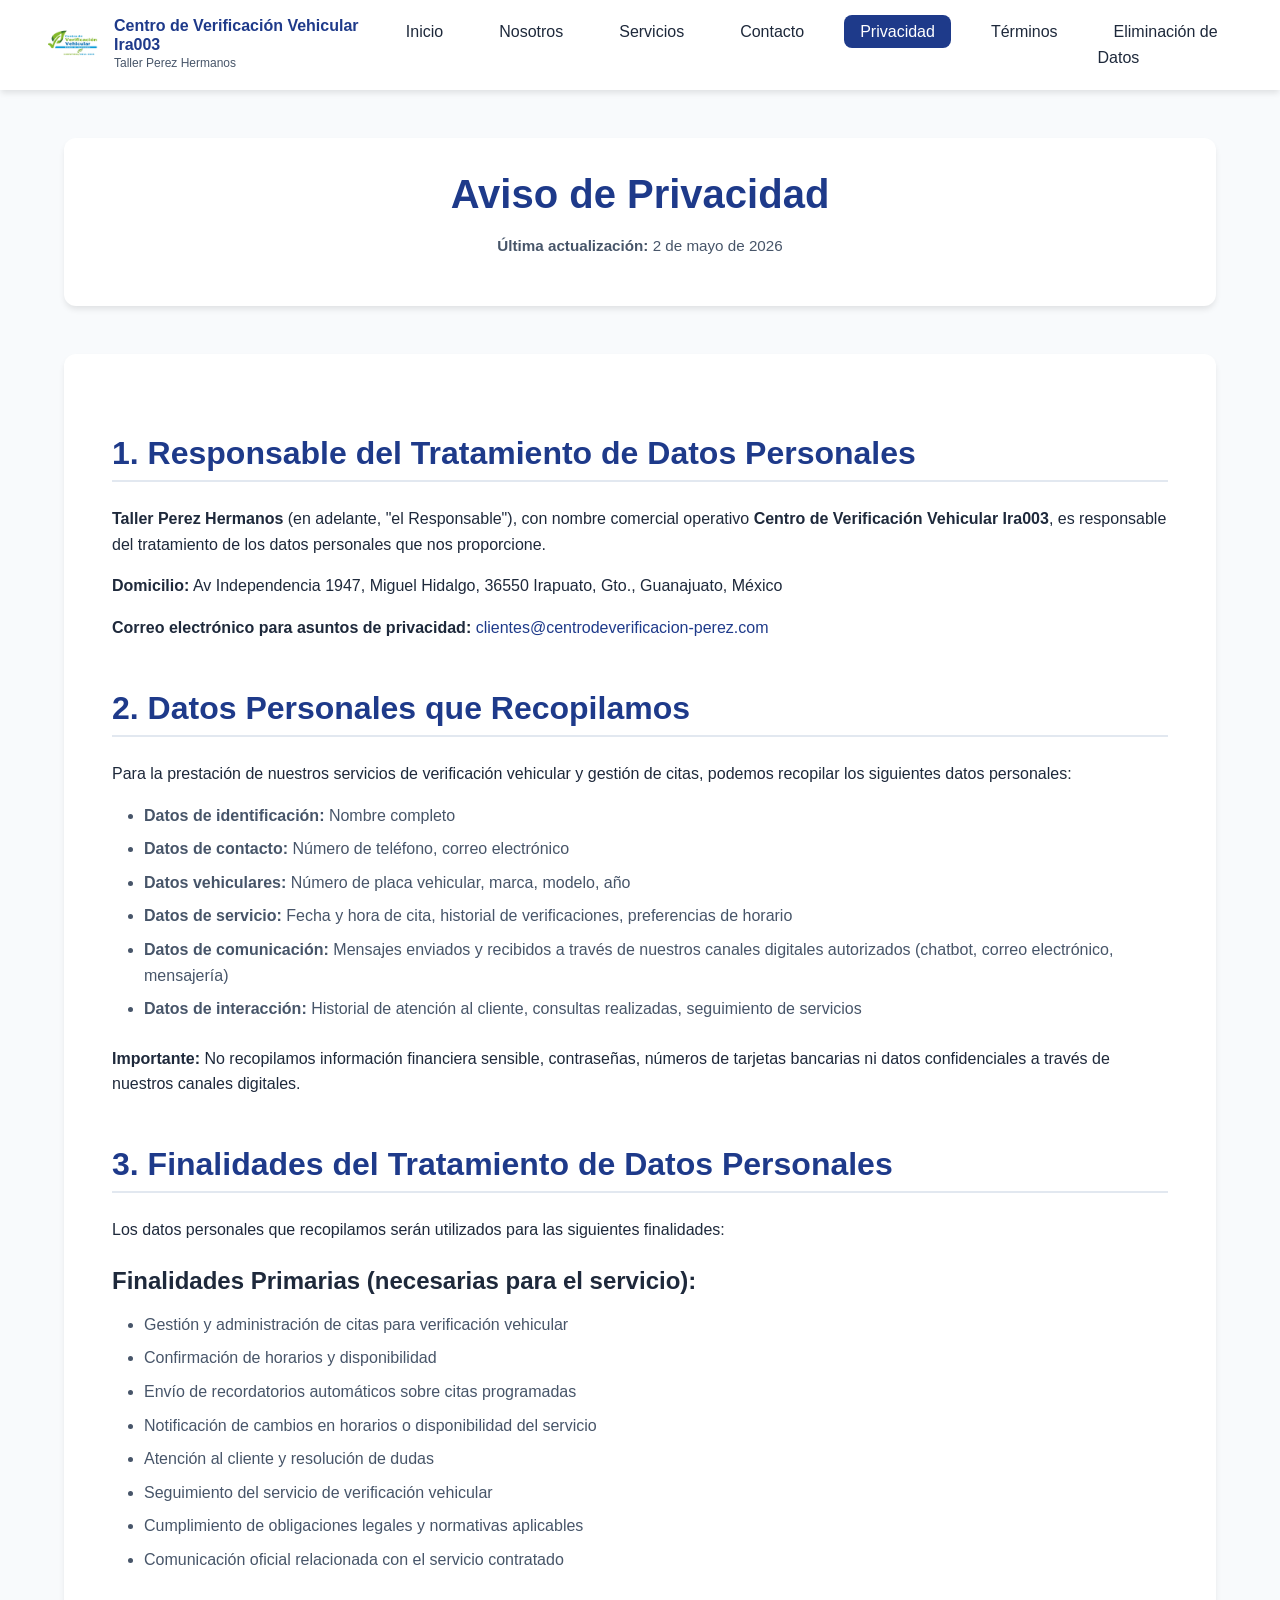
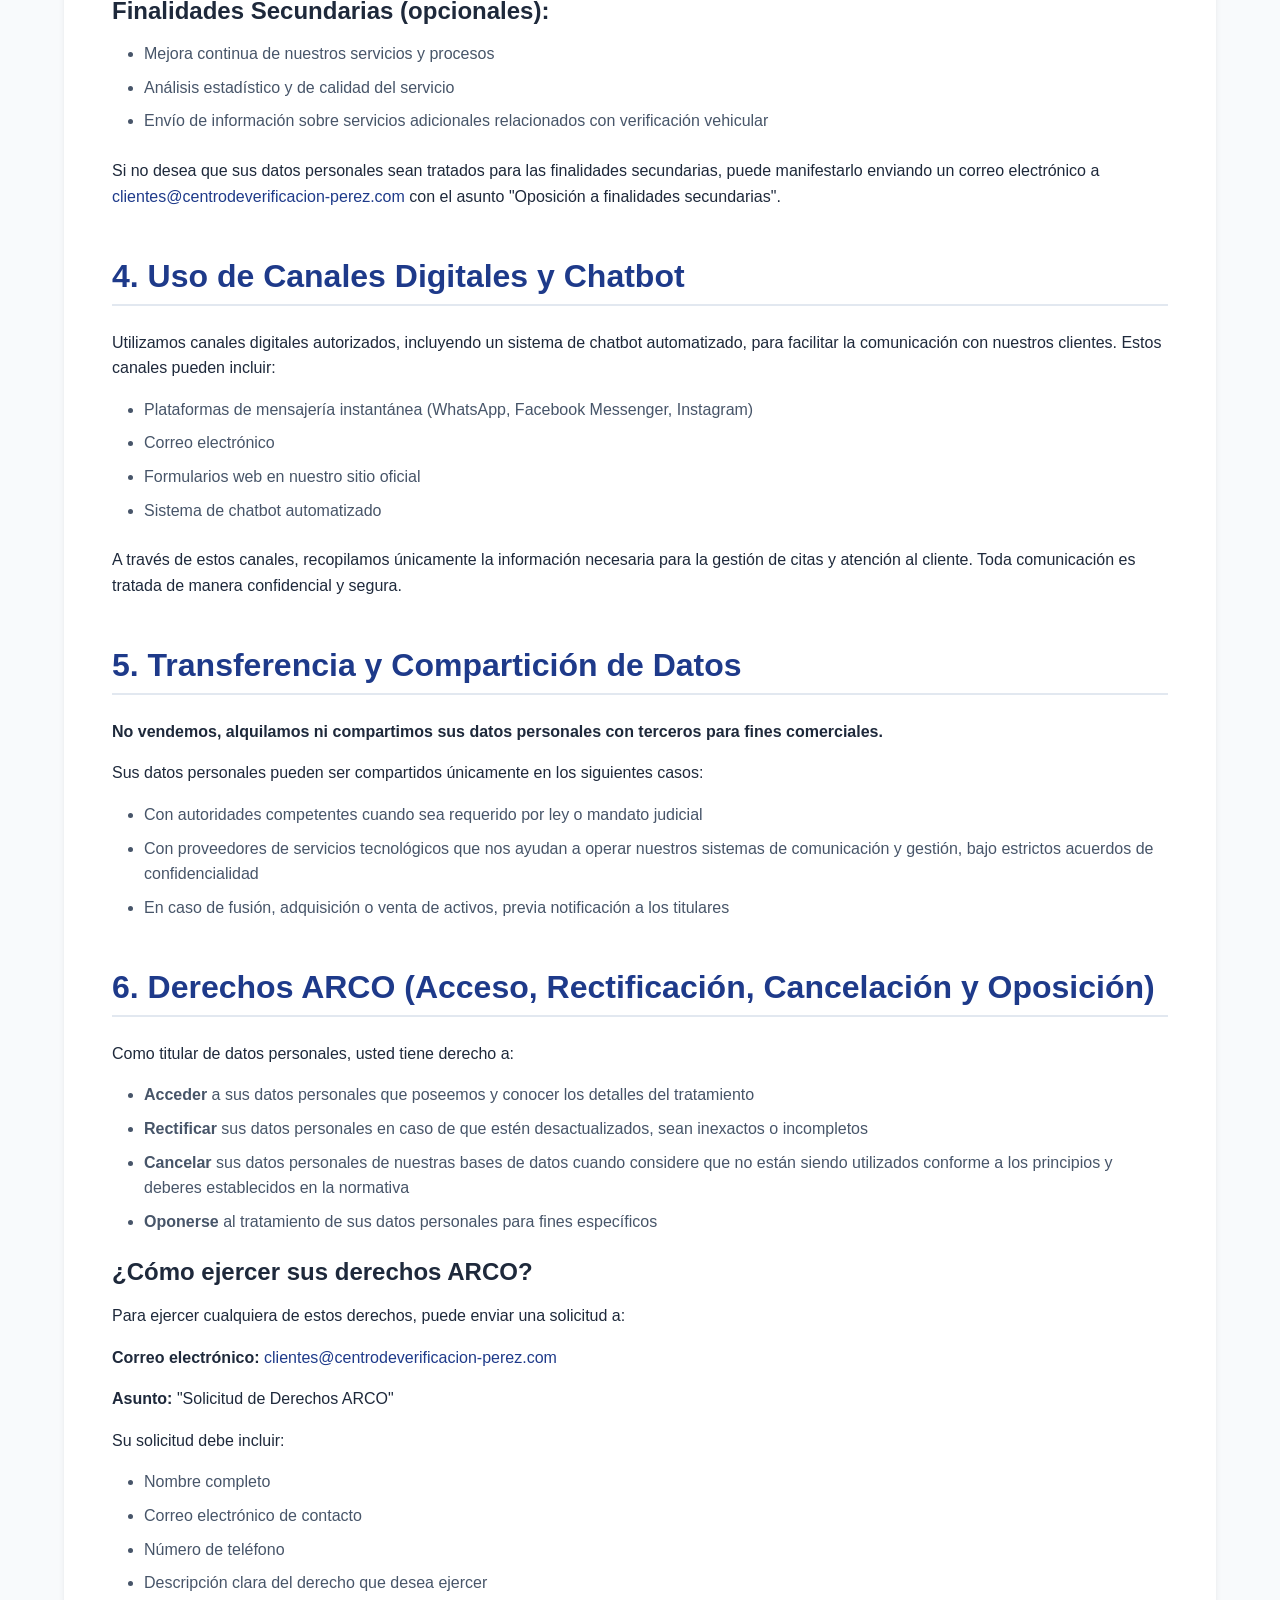
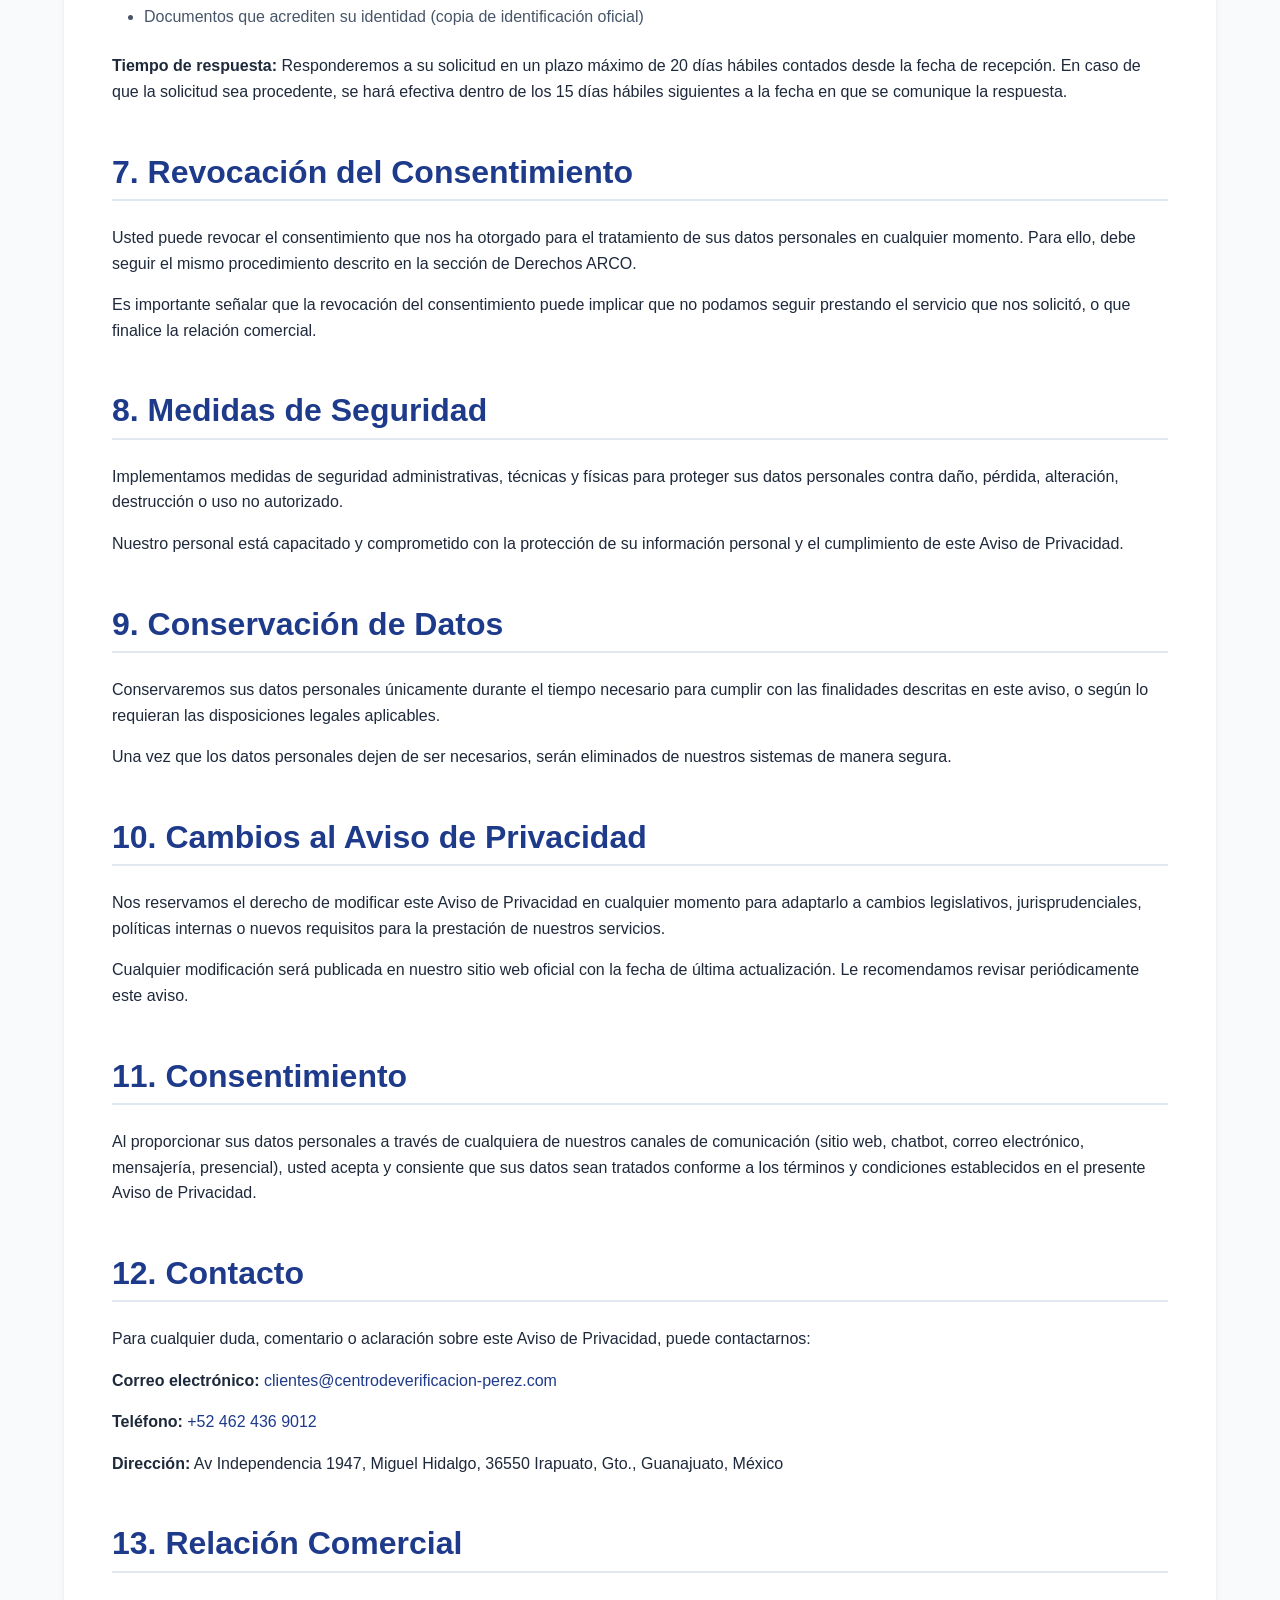
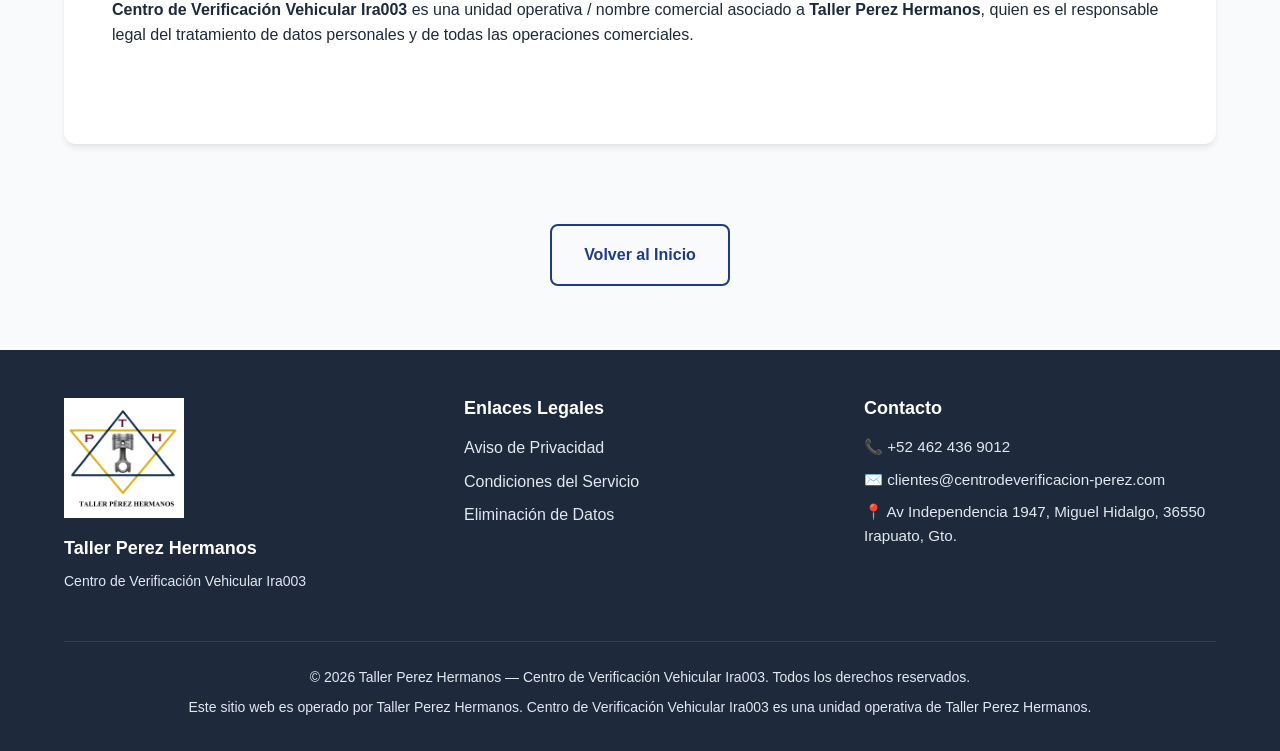
<file: privacy.html>
<!DOCTYPE html>
<html lang="es">
<head>
    <meta charset="UTF-8">
    <meta name="viewport" content="width=device-width, initial-scale=1.0">
    <meta name="description" content="Aviso de Privacidad - Centro de Verificación Vehicular Ira003 y Taller Perez Hermanos. Conoce cómo protegemos y utilizamos tus datos personales.">
    <meta name="robots" content="index, follow">

    <title>Aviso de Privacidad - Centro de Verificación Vehicular Ira003</title>

    <!-- Favicon -->
    <link rel="icon" type="image/png" href="assets/images/logo-cvv.png">

    <!-- Stylesheet -->
    <link rel="stylesheet" href="assets/css/styles.css">
</head>
<body>
    <!-- Header / Navigation -->
    <header class="header">
        <nav class="nav-container">
            <div class="nav-brand">
                <img src="assets/images/logo-cvv.png" alt="Centro de Verificación Vehicular Ira003" class="logo">
                <div class="brand-text">
                    <span class="brand-name">Centro de Verificación Vehicular Ira003</span>
                    <span class="brand-subtitle">Taller Perez Hermanos</span>
                </div>
            </div>
            <button class="nav-toggle" id="navToggle" aria-label="Abrir menú de navegación">
                <span></span>
                <span></span>
                <span></span>
            </button>
            <ul class="nav-menu" id="navMenu">
                <li><a href="index.html">Inicio</a></li>
                <li><a href="index.html#nosotros">Nosotros</a></li>
                <li><a href="index.html#servicios">Servicios</a></li>
                <li><a href="index.html#contacto">Contacto</a></li>
                <li><a href="privacy.html" class="active">Privacidad</a></li>
                <li><a href="terms.html">Términos</a></li>
                <li><a href="data-deletion.html">Eliminación de Datos</a></li>
            </ul>
        </nav>
    </header>

    <!-- Privacy Policy Content -->
    <main class="legal-page">
        <div class="container">
            <div class="legal-header">
                <h1>Aviso de Privacidad</h1>
                <p class="legal-date"><strong>Última actualización:</strong> 2 de mayo de 2026</p>
            </div>

            <div class="legal-content">
                <!-- Responsable -->
                <section class="legal-section">
                    <h2>1. Responsable del Tratamiento de Datos Personales</h2>
                    <p><strong>Taller Perez Hermanos</strong> (en adelante, "el Responsable"), con nombre comercial operativo <strong>Centro de Verificación Vehicular Ira003</strong>, es responsable del tratamiento de los datos personales que nos proporcione.</p>
                    <p><strong>Domicilio:</strong> Av Independencia 1947, Miguel Hidalgo, 36550 Irapuato, Gto., Guanajuato, México</p>
                    <p><strong>Correo electrónico para asuntos de privacidad:</strong> <a href="mailto:clientes@centrodeverificacion-perez.com">clientes@centrodeverificacion-perez.com</a></p>
                </section>

                <!-- Datos Recopilados -->
                <section class="legal-section">
                    <h2>2. Datos Personales que Recopilamos</h2>
                    <p>Para la prestación de nuestros servicios de verificación vehicular y gestión de citas, podemos recopilar los siguientes datos personales:</p>
                    <ul>
                        <li><strong>Datos de identificación:</strong> Nombre completo</li>
                        <li><strong>Datos de contacto:</strong> Número de teléfono, correo electrónico</li>
                        <li><strong>Datos vehiculares:</strong> Número de placa vehicular, marca, modelo, año</li>
                        <li><strong>Datos de servicio:</strong> Fecha y hora de cita, historial de verificaciones, preferencias de horario</li>
                        <li><strong>Datos de comunicación:</strong> Mensajes enviados y recibidos a través de nuestros canales digitales autorizados (chatbot, correo electrónico, mensajería)</li>
                        <li><strong>Datos de interacción:</strong> Historial de atención al cliente, consultas realizadas, seguimiento de servicios</li>
                    </ul>
                    <p><strong>Importante:</strong> No recopilamos información financiera sensible, contraseñas, números de tarjetas bancarias ni datos confidenciales a través de nuestros canales digitales.</p>
                </section>

                <!-- Finalidades -->
                <section class="legal-section">
                    <h2>3. Finalidades del Tratamiento de Datos Personales</h2>
                    <p>Los datos personales que recopilamos serán utilizados para las siguientes finalidades:</p>

                    <h3>Finalidades Primarias (necesarias para el servicio):</h3>
                    <ul>
                        <li>Gestión y administración de citas para verificación vehicular</li>
                        <li>Confirmación de horarios y disponibilidad</li>
                        <li>Envío de recordatorios automáticos sobre citas programadas</li>
                        <li>Notificación de cambios en horarios o disponibilidad del servicio</li>
                        <li>Atención al cliente y resolución de dudas</li>
                        <li>Seguimiento del servicio de verificación vehicular</li>
                        <li>Cumplimiento de obligaciones legales y normativas aplicables</li>
                        <li>Comunicación oficial relacionada con el servicio contratado</li>
                    </ul>

                    <h3>Finalidades Secundarias (opcionales):</h3>
                    <ul>
                        <li>Mejora continua de nuestros servicios y procesos</li>
                        <li>Análisis estadístico y de calidad del servicio</li>
                        <li>Envío de información sobre servicios adicionales relacionados con verificación vehicular</li>
                    </ul>

                    <p>Si no desea que sus datos personales sean tratados para las finalidades secundarias, puede manifestarlo enviando un correo electrónico a <a href="mailto:clientes@centrodeverificacion-perez.com">clientes@centrodeverificacion-perez.com</a> con el asunto "Oposición a finalidades secundarias".</p>
                </section>

                <!-- Uso de Canales Digitales -->
                <section class="legal-section">
                    <h2>4. Uso de Canales Digitales y Chatbot</h2>
                    <p>Utilizamos canales digitales autorizados, incluyendo un sistema de chatbot automatizado, para facilitar la comunicación con nuestros clientes. Estos canales pueden incluir:</p>
                    <ul>
                        <li>Plataformas de mensajería instantánea (WhatsApp, Facebook Messenger, Instagram)</li>
                        <li>Correo electrónico</li>
                        <li>Formularios web en nuestro sitio oficial</li>
                        <li>Sistema de chatbot automatizado</li>
                    </ul>
                    <p>A través de estos canales, recopilamos únicamente la información necesaria para la gestión de citas y atención al cliente. Toda comunicación es tratada de manera confidencial y segura.</p>
                </section>

                <!-- Compartir Datos -->
                <section class="legal-section">
                    <h2>5. Transferencia y Compartición de Datos</h2>
                    <p><strong>No vendemos, alquilamos ni compartimos sus datos personales con terceros para fines comerciales.</strong></p>
                    <p>Sus datos personales pueden ser compartidos únicamente en los siguientes casos:</p>
                    <ul>
                        <li>Con autoridades competentes cuando sea requerido por ley o mandato judicial</li>
                        <li>Con proveedores de servicios tecnológicos que nos ayudan a operar nuestros sistemas de comunicación y gestión, bajo estrictos acuerdos de confidencialidad</li>
                        <li>En caso de fusión, adquisición o venta de activos, previa notificación a los titulares</li>
                    </ul>
                </section>

                <!-- Derechos ARCO -->
                <section class="legal-section">
                    <h2>6. Derechos ARCO (Acceso, Rectificación, Cancelación y Oposición)</h2>
                    <p>Como titular de datos personales, usted tiene derecho a:</p>
                    <ul>
                        <li><strong>Acceder</strong> a sus datos personales que poseemos y conocer los detalles del tratamiento</li>
                        <li><strong>Rectificar</strong> sus datos personales en caso de que estén desactualizados, sean inexactos o incompletos</li>
                        <li><strong>Cancelar</strong> sus datos personales de nuestras bases de datos cuando considere que no están siendo utilizados conforme a los principios y deberes establecidos en la normativa</li>
                        <li><strong>Oponerse</strong> al tratamiento de sus datos personales para fines específicos</li>
                    </ul>

                    <h3>¿Cómo ejercer sus derechos ARCO?</h3>
                    <p>Para ejercer cualquiera de estos derechos, puede enviar una solicitud a:</p>
                    <p><strong>Correo electrónico:</strong> <a href="mailto:clientes@centrodeverificacion-perez.com">clientes@centrodeverificacion-perez.com</a></p>
                    <p><strong>Asunto:</strong> "Solicitud de Derechos ARCO"</p>

                    <p>Su solicitud debe incluir:</p>
                    <ul>
                        <li>Nombre completo</li>
                        <li>Correo electrónico de contacto</li>
                        <li>Número de teléfono</li>
                        <li>Descripción clara del derecho que desea ejercer</li>
                        <li>Documentos que acrediten su identidad (copia de identificación oficial)</li>
                    </ul>

                    <p><strong>Tiempo de respuesta:</strong> Responderemos a su solicitud en un plazo máximo de 20 días hábiles contados desde la fecha de recepción. En caso de que la solicitud sea procedente, se hará efectiva dentro de los 15 días hábiles siguientes a la fecha en que se comunique la respuesta.</p>
                </section>

                <!-- Revocación del Consentimiento -->
                <section class="legal-section">
                    <h2>7. Revocación del Consentimiento</h2>
                    <p>Usted puede revocar el consentimiento que nos ha otorgado para el tratamiento de sus datos personales en cualquier momento. Para ello, debe seguir el mismo procedimiento descrito en la sección de Derechos ARCO.</p>
                    <p>Es importante señalar que la revocación del consentimiento puede implicar que no podamos seguir prestando el servicio que nos solicitó, o que finalice la relación comercial.</p>
                </section>

                <!-- Seguridad -->
                <section class="legal-section">
                    <h2>8. Medidas de Seguridad</h2>
                    <p>Implementamos medidas de seguridad administrativas, técnicas y físicas para proteger sus datos personales contra daño, pérdida, alteración, destrucción o uso no autorizado.</p>
                    <p>Nuestro personal está capacitado y comprometido con la protección de su información personal y el cumplimiento de este Aviso de Privacidad.</p>
                </section>

                <!-- Conservación -->
                <section class="legal-section">
                    <h2>9. Conservación de Datos</h2>
                    <p>Conservaremos sus datos personales únicamente durante el tiempo necesario para cumplir con las finalidades descritas en este aviso, o según lo requieran las disposiciones legales aplicables.</p>
                    <p>Una vez que los datos personales dejen de ser necesarios, serán eliminados de nuestros sistemas de manera segura.</p>
                </section>

                <!-- Cambios al Aviso -->
                <section class="legal-section">
                    <h2>10. Cambios al Aviso de Privacidad</h2>
                    <p>Nos reservamos el derecho de modificar este Aviso de Privacidad en cualquier momento para adaptarlo a cambios legislativos, jurisprudenciales, políticas internas o nuevos requisitos para la prestación de nuestros servicios.</p>
                    <p>Cualquier modificación será publicada en nuestro sitio web oficial con la fecha de última actualización. Le recomendamos revisar periódicamente este aviso.</p>
                </section>

                <!-- Consentimiento -->
                <section class="legal-section">
                    <h2>11. Consentimiento</h2>
                    <p>Al proporcionar sus datos personales a través de cualquiera de nuestros canales de comunicación (sitio web, chatbot, correo electrónico, mensajería, presencial), usted acepta y consiente que sus datos sean tratados conforme a los términos y condiciones establecidos en el presente Aviso de Privacidad.</p>
                </section>

                <!-- Contacto -->
                <section class="legal-section">
                    <h2>12. Contacto</h2>
                    <p>Para cualquier duda, comentario o aclaración sobre este Aviso de Privacidad, puede contactarnos:</p>
                    <p><strong>Correo electrónico:</strong> <a href="mailto:clientes@centrodeverificacion-perez.com">clientes@centrodeverificacion-perez.com</a></p>
                    <p><strong>Teléfono:</strong> <a href="tel:+52462 436 9012">+52 462 436 9012</a></p>
                    <p><strong>Dirección:</strong> Av Independencia 1947, Miguel Hidalgo, 36550 Irapuato, Gto., Guanajuato, México</p>
                </section>

                <!-- Relación Comercial -->
                <section class="legal-section">
                    <h2>13. Relación Comercial</h2>
                    <p><strong>Centro de Verificación Vehicular Ira003</strong> es una unidad operativa / nombre comercial asociado a <strong>Taller Perez Hermanos</strong>, quien es el responsable legal del tratamiento de datos personales y de todas las operaciones comerciales.</p>
                </section>
            </div>

            <div class="legal-footer">
                <p><a href="index.html" class="btn btn-secondary">Volver al Inicio</a></p>
            </div>
        </div>
    </main>

    <!-- Footer -->
    <footer class="footer">
        <div class="container">
            <div class="footer-content">
                <div class="footer-brand">
                    <img src="assets/images/logo-tph.png" alt="Taller Perez Hermanos" class="footer-logo">
                    <p class="footer-company"><strong>Taller Perez Hermanos</strong></p>
                    <p class="footer-subcompany">Centro de Verificación Vehicular Ira003</p>
                </div>
                <div class="footer-links">
                    <h4>Enlaces Legales</h4>
                    <ul>
                        <li><a href="privacy.html">Aviso de Privacidad</a></li>
                        <li><a href="terms.html">Condiciones del Servicio</a></li>
                        <li><a href="data-deletion.html">Eliminación de Datos</a></li>
                    </ul>
                </div>
                <div class="footer-contact">
                    <h4>Contacto</h4>
                    <p>📞 +52 462 436 9012</p>
                    <p>✉️ clientes@centrodeverificacion-perez.com</p>
                    <p>📍 Av Independencia 1947, Miguel Hidalgo, 36550 Irapuato, Gto.</p>
                </div>
            </div>
            <div class="footer-bottom">
                <p>&copy; 2026 Taller Perez Hermanos — Centro de Verificación Vehicular Ira003. Todos los derechos reservados.</p>
                <p class="footer-disclaimer">Este sitio web es operado por Taller Perez Hermanos. Centro de Verificación Vehicular Ira003 es una unidad operativa de Taller Perez Hermanos.</p>
            </div>
        </div>
    </footer>

    <!-- JavaScript -->
    <script src="assets/js/main.js"></script>
</body>
</html>
</file>
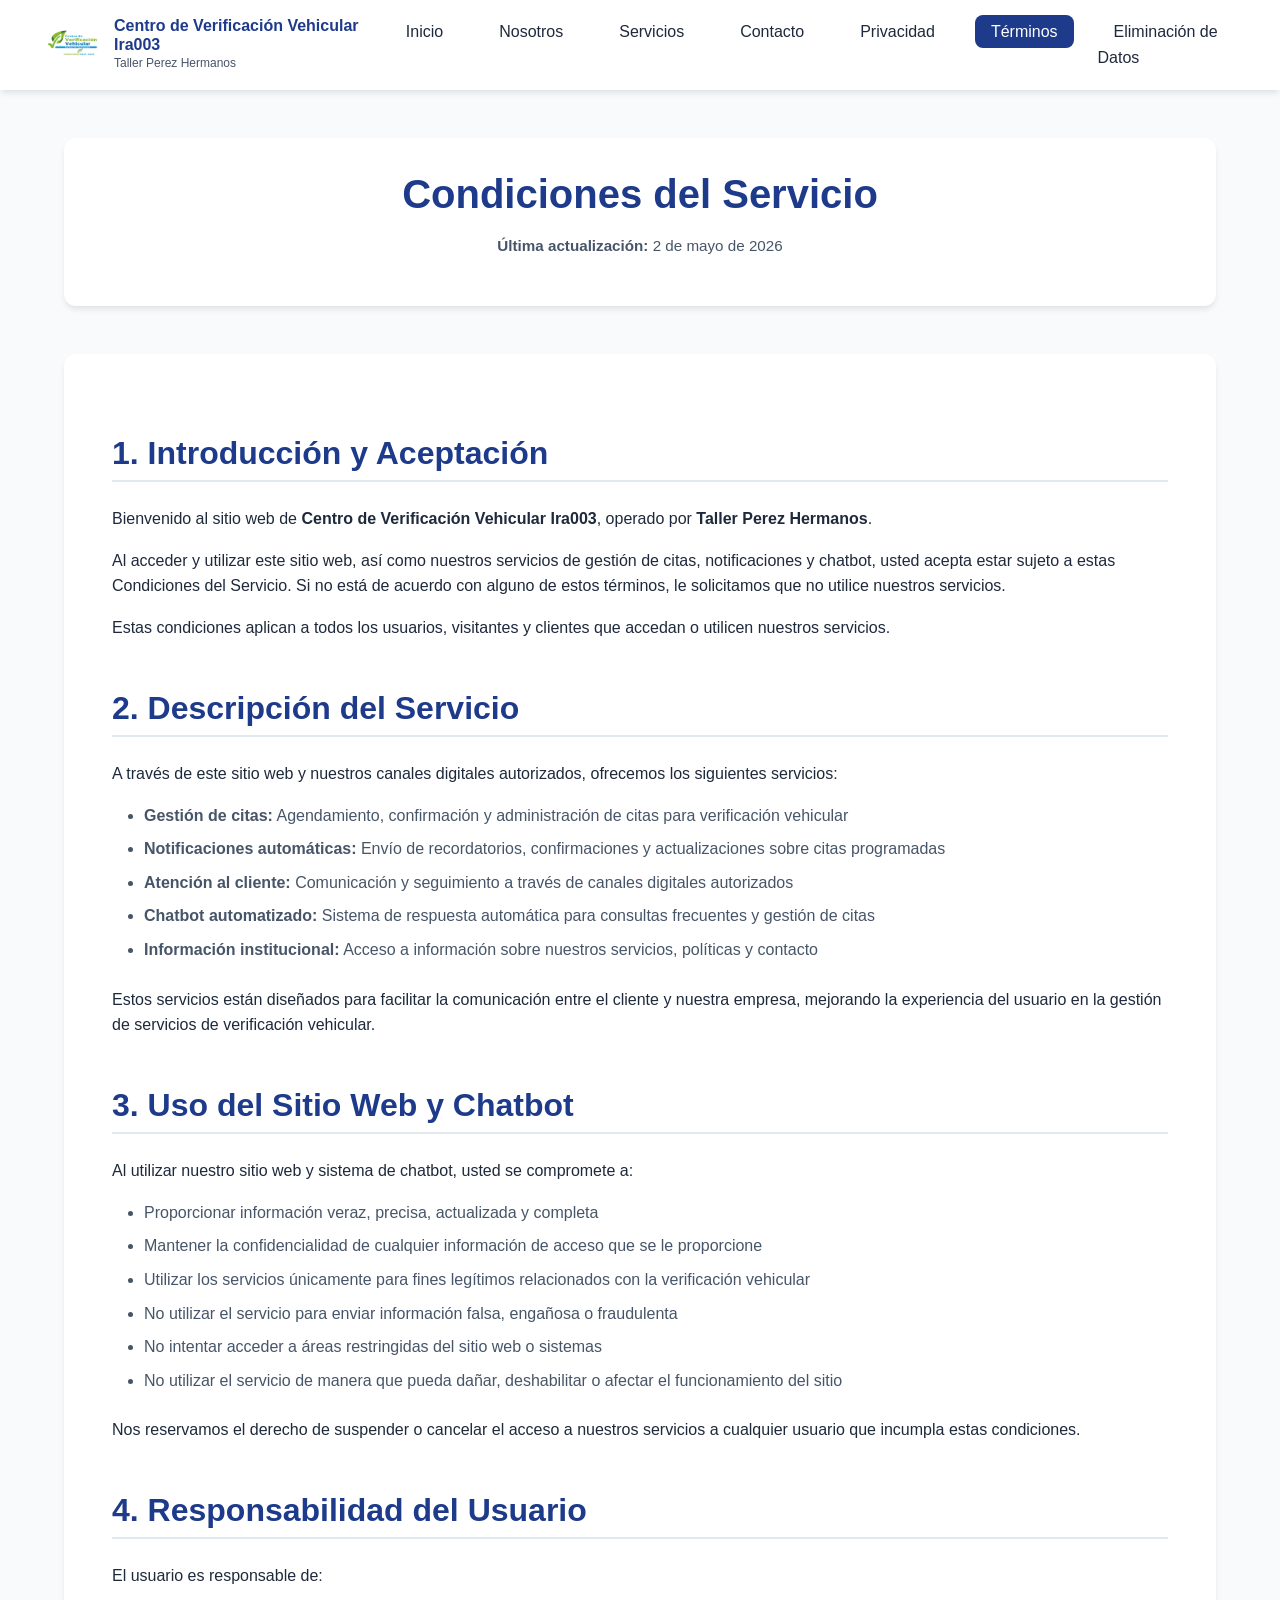
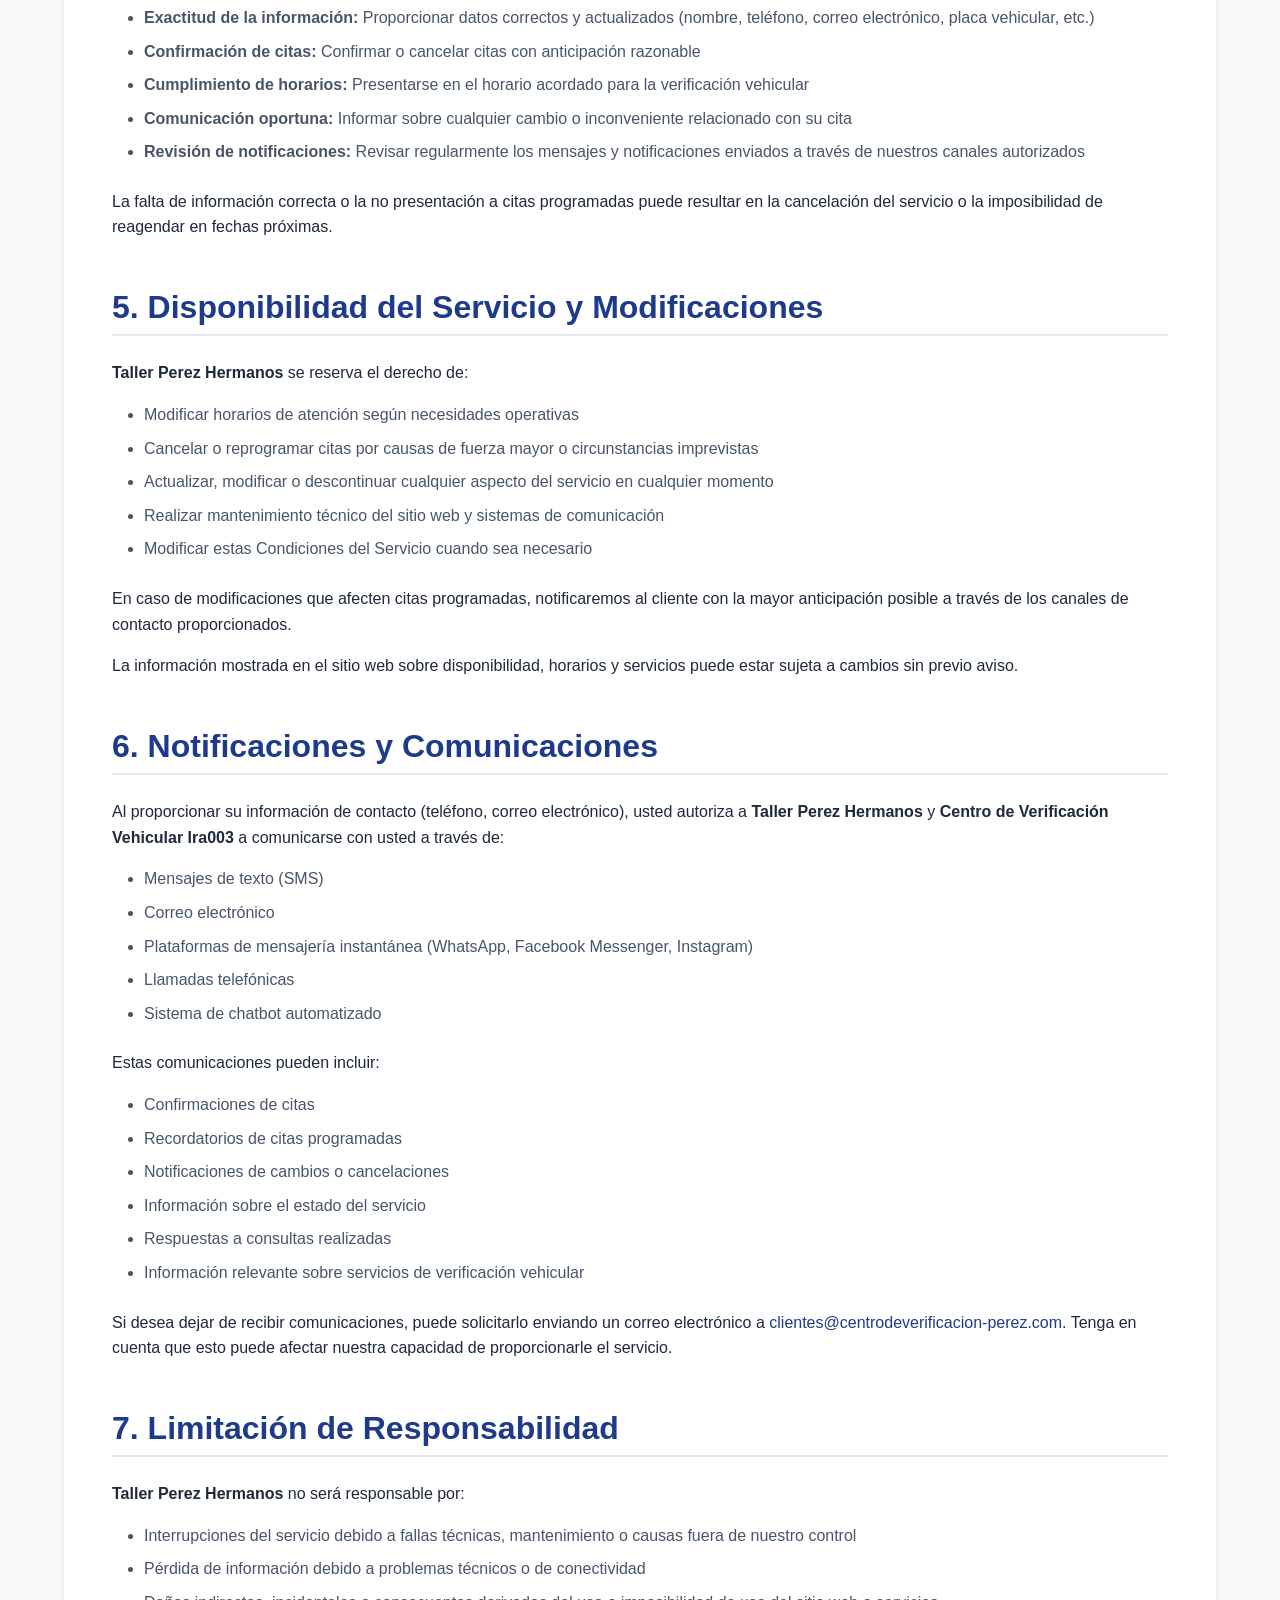
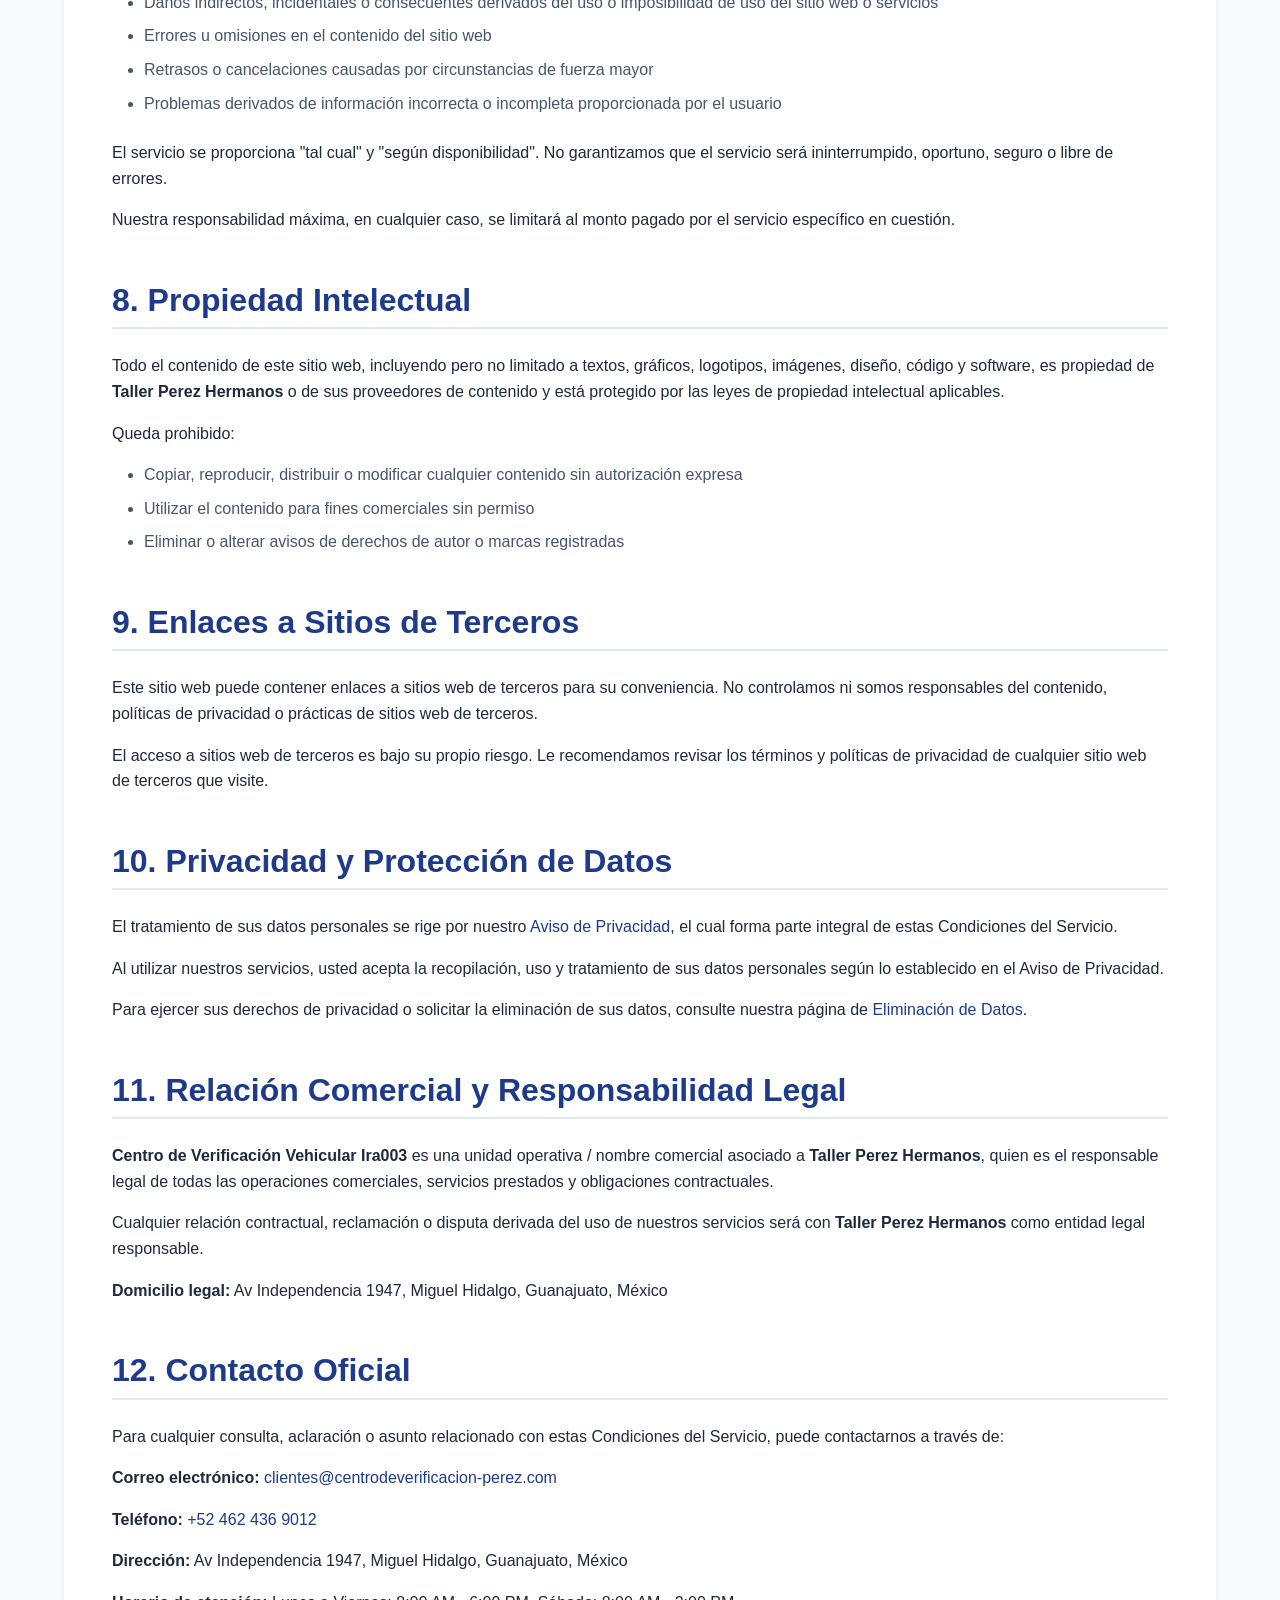
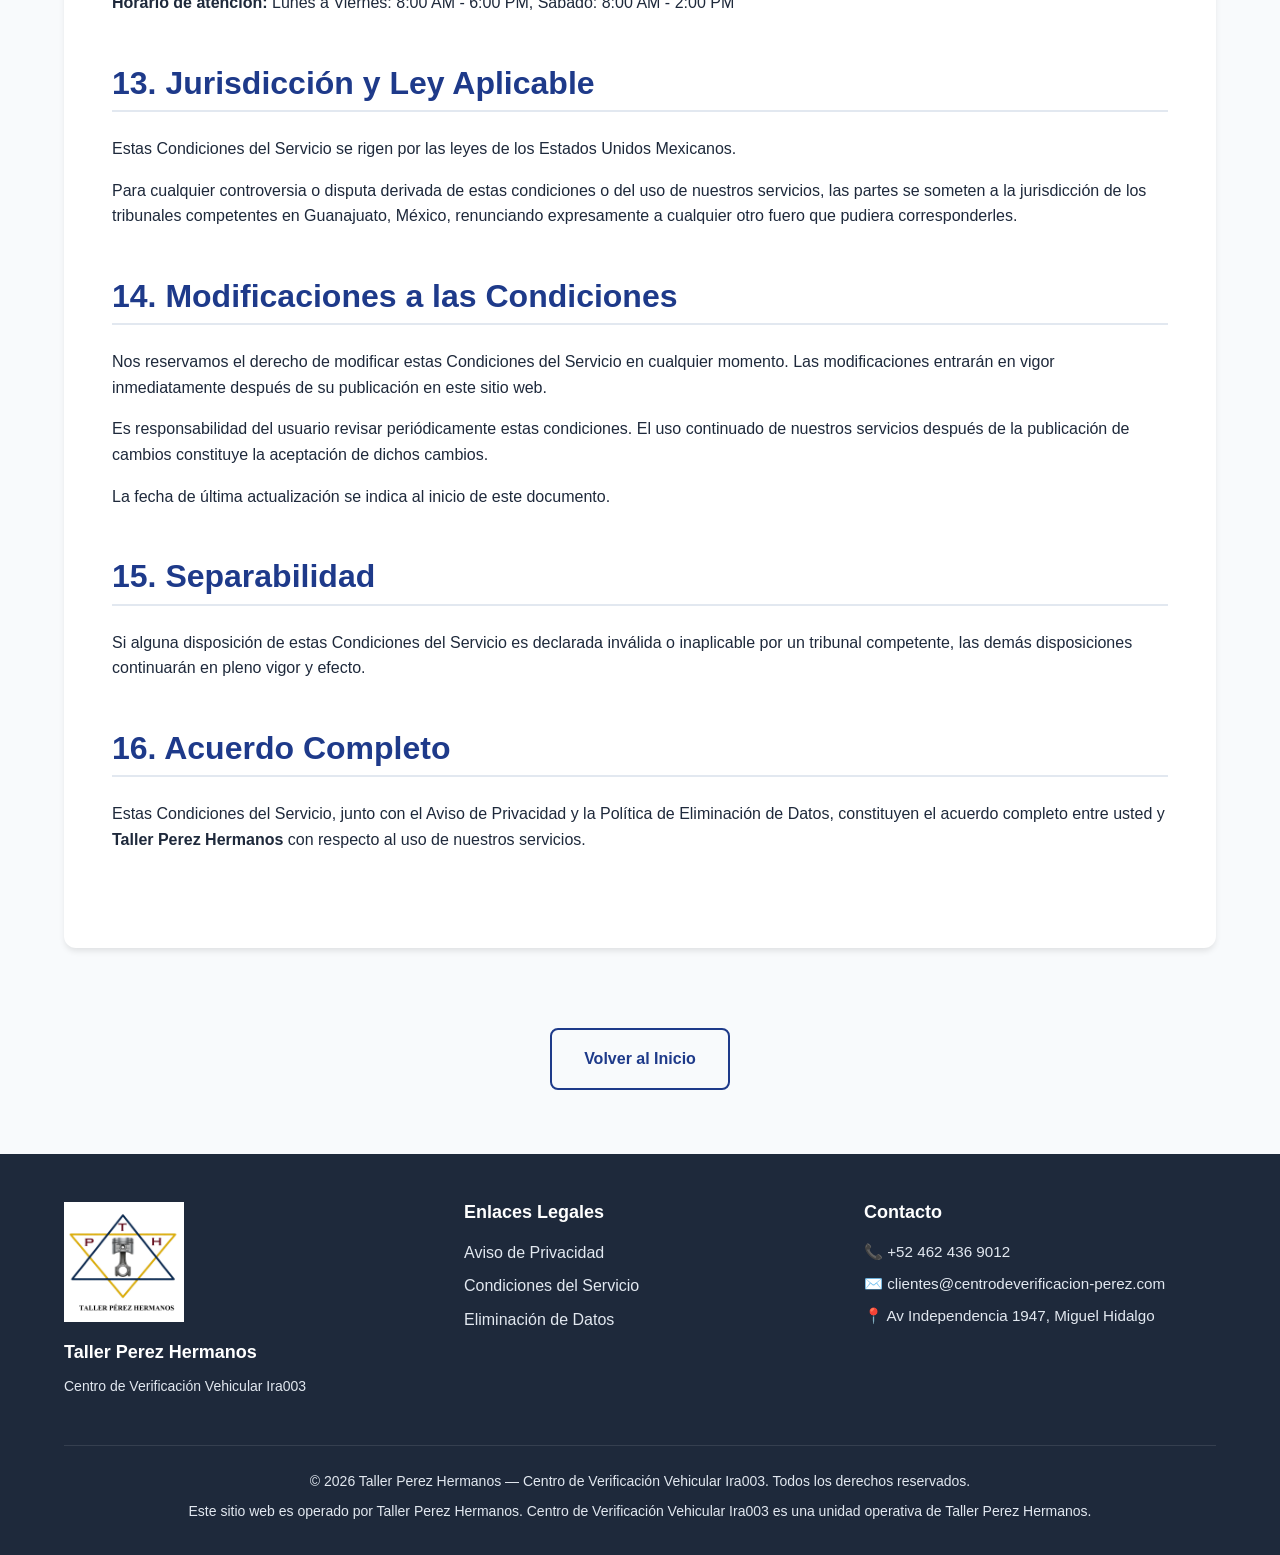
<file: terms.html>
<!DOCTYPE html>
<html lang="es">
<head>
    <meta charset="UTF-8">
    <meta name="viewport" content="width=device-width, initial-scale=1.0">
    <meta name="description" content="Condiciones del Servicio - Centro de Verificación Vehicular Ira003 y Taller Perez Hermanos. Términos y condiciones de uso del sitio web y servicios.">
    <meta name="robots" content="index, follow">

    <title>Condiciones del Servicio - Centro de Verificación Vehicular Ira003</title>

    <!-- Favicon -->
    <link rel="icon" type="image/png" href="assets/images/logo-cvv.png">

    <!-- Stylesheet -->
    <link rel="stylesheet" href="assets/css/styles.css">
</head>
<body>
    <!-- Header / Navigation -->
    <header class="header">
        <nav class="nav-container">
            <div class="nav-brand">
                <img src="assets/images/logo-cvv.png" alt="Centro de Verificación Vehicular Ira003" class="logo">
                <div class="brand-text">
                    <span class="brand-name">Centro de Verificación Vehicular Ira003</span>
                    <span class="brand-subtitle">Taller Perez Hermanos</span>
                </div>
            </div>
            <button class="nav-toggle" id="navToggle" aria-label="Abrir menú de navegación">
                <span></span>
                <span></span>
                <span></span>
            </button>
            <ul class="nav-menu" id="navMenu">
                <li><a href="index.html">Inicio</a></li>
                <li><a href="index.html#nosotros">Nosotros</a></li>
                <li><a href="index.html#servicios">Servicios</a></li>
                <li><a href="index.html#contacto">Contacto</a></li>
                <li><a href="privacy.html">Privacidad</a></li>
                <li><a href="terms.html" class="active">Términos</a></li>
                <li><a href="data-deletion.html">Eliminación de Datos</a></li>
            </ul>
        </nav>
    </header>

    <!-- Terms of Service Content -->
    <main class="legal-page">
        <div class="container">
            <div class="legal-header">
                <h1>Condiciones del Servicio</h1>
                <p class="legal-date"><strong>Última actualización:</strong> 2 de mayo de 2026</p>
            </div>

            <div class="legal-content">
                <!-- Introducción -->
                <section class="legal-section">
                    <h2>1. Introducción y Aceptación</h2>
                    <p>Bienvenido al sitio web de <strong>Centro de Verificación Vehicular Ira003</strong>, operado por <strong>Taller Perez Hermanos</strong>.</p>
                    <p>Al acceder y utilizar este sitio web, así como nuestros servicios de gestión de citas, notificaciones y chatbot, usted acepta estar sujeto a estas Condiciones del Servicio. Si no está de acuerdo con alguno de estos términos, le solicitamos que no utilice nuestros servicios.</p>
                    <p>Estas condiciones aplican a todos los usuarios, visitantes y clientes que accedan o utilicen nuestros servicios.</p>
                </section>

                <!-- Descripción del Servicio -->
                <section class="legal-section">
                    <h2>2. Descripción del Servicio</h2>
                    <p>A través de este sitio web y nuestros canales digitales autorizados, ofrecemos los siguientes servicios:</p>
                    <ul>
                        <li><strong>Gestión de citas:</strong> Agendamiento, confirmación y administración de citas para verificación vehicular</li>
                        <li><strong>Notificaciones automáticas:</strong> Envío de recordatorios, confirmaciones y actualizaciones sobre citas programadas</li>
                        <li><strong>Atención al cliente:</strong> Comunicación y seguimiento a través de canales digitales autorizados</li>
                        <li><strong>Chatbot automatizado:</strong> Sistema de respuesta automática para consultas frecuentes y gestión de citas</li>
                        <li><strong>Información institucional:</strong> Acceso a información sobre nuestros servicios, políticas y contacto</li>
                    </ul>
                    <p>Estos servicios están diseñados para facilitar la comunicación entre el cliente y nuestra empresa, mejorando la experiencia del usuario en la gestión de servicios de verificación vehicular.</p>
                </section>

                <!-- Uso del Sitio Web y Chatbot -->
                <section class="legal-section">
                    <h2>3. Uso del Sitio Web y Chatbot</h2>
                    <p>Al utilizar nuestro sitio web y sistema de chatbot, usted se compromete a:</p>
                    <ul>
                        <li>Proporcionar información veraz, precisa, actualizada y completa</li>
                        <li>Mantener la confidencialidad de cualquier información de acceso que se le proporcione</li>
                        <li>Utilizar los servicios únicamente para fines legítimos relacionados con la verificación vehicular</li>
                        <li>No utilizar el servicio para enviar información falsa, engañosa o fraudulenta</li>
                        <li>No intentar acceder a áreas restringidas del sitio web o sistemas</li>
                        <li>No utilizar el servicio de manera que pueda dañar, deshabilitar o afectar el funcionamiento del sitio</li>
                    </ul>
                    <p>Nos reservamos el derecho de suspender o cancelar el acceso a nuestros servicios a cualquier usuario que incumpla estas condiciones.</p>
                </section>

                <!-- Responsabilidad del Usuario -->
                <section class="legal-section">
                    <h2>4. Responsabilidad del Usuario</h2>
                    <p>El usuario es responsable de:</p>
                    <ul>
                        <li><strong>Exactitud de la información:</strong> Proporcionar datos correctos y actualizados (nombre, teléfono, correo electrónico, placa vehicular, etc.)</li>
                        <li><strong>Confirmación de citas:</strong> Confirmar o cancelar citas con anticipación razonable</li>
                        <li><strong>Cumplimiento de horarios:</strong> Presentarse en el horario acordado para la verificación vehicular</li>
                        <li><strong>Comunicación oportuna:</strong> Informar sobre cualquier cambio o inconveniente relacionado con su cita</li>
                        <li><strong>Revisión de notificaciones:</strong> Revisar regularmente los mensajes y notificaciones enviados a través de nuestros canales autorizados</li>
                    </ul>
                    <p>La falta de información correcta o la no presentación a citas programadas puede resultar en la cancelación del servicio o la imposibilidad de reagendar en fechas próximas.</p>
                </section>

                <!-- Disponibilidad y Modificaciones -->
                <section class="legal-section">
                    <h2>5. Disponibilidad del Servicio y Modificaciones</h2>
                    <p><strong>Taller Perez Hermanos</strong> se reserva el derecho de:</p>
                    <ul>
                        <li>Modificar horarios de atención según necesidades operativas</li>
                        <li>Cancelar o reprogramar citas por causas de fuerza mayor o circunstancias imprevistas</li>
                        <li>Actualizar, modificar o descontinuar cualquier aspecto del servicio en cualquier momento</li>
                        <li>Realizar mantenimiento técnico del sitio web y sistemas de comunicación</li>
                        <li>Modificar estas Condiciones del Servicio cuando sea necesario</li>
                    </ul>
                    <p>En caso de modificaciones que afecten citas programadas, notificaremos al cliente con la mayor anticipación posible a través de los canales de contacto proporcionados.</p>
                    <p>La información mostrada en el sitio web sobre disponibilidad, horarios y servicios puede estar sujeta a cambios sin previo aviso.</p>
                </section>

                <!-- Notificaciones y Comunicaciones -->
                <section class="legal-section">
                    <h2>6. Notificaciones y Comunicaciones</h2>
                    <p>Al proporcionar su información de contacto (teléfono, correo electrónico), usted autoriza a <strong>Taller Perez Hermanos</strong> y <strong>Centro de Verificación Vehicular Ira003</strong> a comunicarse con usted a través de:</p>
                    <ul>
                        <li>Mensajes de texto (SMS)</li>
                        <li>Correo electrónico</li>
                        <li>Plataformas de mensajería instantánea (WhatsApp, Facebook Messenger, Instagram)</li>
                        <li>Llamadas telefónicas</li>
                        <li>Sistema de chatbot automatizado</li>
                    </ul>
                    <p>Estas comunicaciones pueden incluir:</p>
                    <ul>
                        <li>Confirmaciones de citas</li>
                        <li>Recordatorios de citas programadas</li>
                        <li>Notificaciones de cambios o cancelaciones</li>
                        <li>Información sobre el estado del servicio</li>
                        <li>Respuestas a consultas realizadas</li>
                        <li>Información relevante sobre servicios de verificación vehicular</li>
                    </ul>
                    <p>Si desea dejar de recibir comunicaciones, puede solicitarlo enviando un correo electrónico a <a href="mailto:clientes@centrodeverificacion-perez.com">clientes@centrodeverificacion-perez.com</a>. Tenga en cuenta que esto puede afectar nuestra capacidad de proporcionarle el servicio.</p>
                </section>

                <!-- Limitación de Responsabilidad -->
                <section class="legal-section">
                    <h2>7. Limitación de Responsabilidad</h2>
                    <p><strong>Taller Perez Hermanos</strong> no será responsable por:</p>
                    <ul>
                        <li>Interrupciones del servicio debido a fallas técnicas, mantenimiento o causas fuera de nuestro control</li>
                        <li>Pérdida de información debido a problemas técnicos o de conectividad</li>
                        <li>Daños indirectos, incidentales o consecuentes derivados del uso o imposibilidad de uso del sitio web o servicios</li>
                        <li>Errores u omisiones en el contenido del sitio web</li>
                        <li>Retrasos o cancelaciones causadas por circunstancias de fuerza mayor</li>
                        <li>Problemas derivados de información incorrecta o incompleta proporcionada por el usuario</li>
                    </ul>
                    <p>El servicio se proporciona "tal cual" y "según disponibilidad". No garantizamos que el servicio será ininterrumpido, oportuno, seguro o libre de errores.</p>
                    <p>Nuestra responsabilidad máxima, en cualquier caso, se limitará al monto pagado por el servicio específico en cuestión.</p>
                </section>

                <!-- Propiedad Intelectual -->
                <section class="legal-section">
                    <h2>8. Propiedad Intelectual</h2>
                    <p>Todo el contenido de este sitio web, incluyendo pero no limitado a textos, gráficos, logotipos, imágenes, diseño, código y software, es propiedad de <strong>Taller Perez Hermanos</strong> o de sus proveedores de contenido y está protegido por las leyes de propiedad intelectual aplicables.</p>
                    <p>Queda prohibido:</p>
                    <ul>
                        <li>Copiar, reproducir, distribuir o modificar cualquier contenido sin autorización expresa</li>
                        <li>Utilizar el contenido para fines comerciales sin permiso</li>
                        <li>Eliminar o alterar avisos de derechos de autor o marcas registradas</li>
                    </ul>
                </section>

                <!-- Enlaces a Terceros -->
                <section class="legal-section">
                    <h2>9. Enlaces a Sitios de Terceros</h2>
                    <p>Este sitio web puede contener enlaces a sitios web de terceros para su conveniencia. No controlamos ni somos responsables del contenido, políticas de privacidad o prácticas de sitios web de terceros.</p>
                    <p>El acceso a sitios web de terceros es bajo su propio riesgo. Le recomendamos revisar los términos y políticas de privacidad de cualquier sitio web de terceros que visite.</p>
                </section>

                <!-- Privacidad y Protección de Datos -->
                <section class="legal-section">
                    <h2>10. Privacidad y Protección de Datos</h2>
                    <p>El tratamiento de sus datos personales se rige por nuestro <a href="privacy.html">Aviso de Privacidad</a>, el cual forma parte integral de estas Condiciones del Servicio.</p>
                    <p>Al utilizar nuestros servicios, usted acepta la recopilación, uso y tratamiento de sus datos personales según lo establecido en el Aviso de Privacidad.</p>
                    <p>Para ejercer sus derechos de privacidad o solicitar la eliminación de sus datos, consulte nuestra página de <a href="data-deletion.html">Eliminación de Datos</a>.</p>
                </section>

                <!-- Relación Comercial -->
                <section class="legal-section">
                    <h2>11. Relación Comercial y Responsabilidad Legal</h2>
                    <p><strong>Centro de Verificación Vehicular Ira003</strong> es una unidad operativa / nombre comercial asociado a <strong>Taller Perez Hermanos</strong>, quien es el responsable legal de todas las operaciones comerciales, servicios prestados y obligaciones contractuales.</p>
                    <p>Cualquier relación contractual, reclamación o disputa derivada del uso de nuestros servicios será con <strong>Taller Perez Hermanos</strong> como entidad legal responsable.</p>
                    <p><strong>Domicilio legal:</strong> Av Independencia 1947, Miguel Hidalgo, Guanajuato, México</p>
                </section>

                <!-- Contacto Oficial -->
                <section class="legal-section">
                    <h2>12. Contacto Oficial</h2>
                    <p>Para cualquier consulta, aclaración o asunto relacionado con estas Condiciones del Servicio, puede contactarnos a través de:</p>
                    <p><strong>Correo electrónico:</strong> <a href="mailto:clientes@centrodeverificacion-perez.com">clientes@centrodeverificacion-perez.com</a></p>
                    <p><strong>Teléfono:</strong> <a href="tel:+52462 436 9012">+52 462 436 9012</a></p>
                    <p><strong>Dirección:</strong> Av Independencia 1947, Miguel Hidalgo, Guanajuato, México</p>
                    <p><strong>Horario de atención:</strong> Lunes a Viernes: 8:00 AM - 6:00 PM, Sábado: 8:00 AM - 2:00 PM</p>
                </section>

                <!-- Jurisdicción -->
                <section class="legal-section">
                    <h2>13. Jurisdicción y Ley Aplicable</h2>
                    <p>Estas Condiciones del Servicio se rigen por las leyes de los Estados Unidos Mexicanos.</p>
                    <p>Para cualquier controversia o disputa derivada de estas condiciones o del uso de nuestros servicios, las partes se someten a la jurisdicción de los tribunales competentes en Guanajuato, México, renunciando expresamente a cualquier otro fuero que pudiera corresponderles.</p>
                </section>

                <!-- Modificaciones -->
                <section class="legal-section">
                    <h2>14. Modificaciones a las Condiciones</h2>
                    <p>Nos reservamos el derecho de modificar estas Condiciones del Servicio en cualquier momento. Las modificaciones entrarán en vigor inmediatamente después de su publicación en este sitio web.</p>
                    <p>Es responsabilidad del usuario revisar periódicamente estas condiciones. El uso continuado de nuestros servicios después de la publicación de cambios constituye la aceptación de dichos cambios.</p>
                    <p>La fecha de última actualización se indica al inicio de este documento.</p>
                </section>

                <!-- Separabilidad -->
                <section class="legal-section">
                    <h2>15. Separabilidad</h2>
                    <p>Si alguna disposición de estas Condiciones del Servicio es declarada inválida o inaplicable por un tribunal competente, las demás disposiciones continuarán en pleno vigor y efecto.</p>
                </section>

                <!-- Acuerdo Completo -->
                <section class="legal-section">
                    <h2>16. Acuerdo Completo</h2>
                    <p>Estas Condiciones del Servicio, junto con el Aviso de Privacidad y la Política de Eliminación de Datos, constituyen el acuerdo completo entre usted y <strong>Taller Perez Hermanos</strong> con respecto al uso de nuestros servicios.</p>
                </section>
            </div>

            <div class="legal-footer">
                <p><a href="index.html" class="btn btn-secondary">Volver al Inicio</a></p>
            </div>
        </div>
    </main>

    <!-- Footer -->
    <footer class="footer">
        <div class="container">
            <div class="footer-content">
                <div class="footer-brand">
                    <img src="assets/images/logo-tph.png" alt="Taller Perez Hermanos" class="footer-logo">
                    <p class="footer-company"><strong>Taller Perez Hermanos</strong></p>
                    <p class="footer-subcompany">Centro de Verificación Vehicular Ira003</p>
                </div>
                <div class="footer-links">
                    <h4>Enlaces Legales</h4>
                    <ul>
                        <li><a href="privacy.html">Aviso de Privacidad</a></li>
                        <li><a href="terms.html">Condiciones del Servicio</a></li>
                        <li><a href="data-deletion.html">Eliminación de Datos</a></li>
                    </ul>
                </div>
                <div class="footer-contact">
                    <h4>Contacto</h4>
                    <p>📞 +52 462 436 9012</p>
                    <p>✉️ clientes@centrodeverificacion-perez.com</p>
                    <p>📍 Av Independencia 1947, Miguel Hidalgo</p>
                </div>
            </div>
            <div class="footer-bottom">
                <p>&copy; 2026 Taller Perez Hermanos — Centro de Verificación Vehicular Ira003. Todos los derechos reservados.</p>
                <p class="footer-disclaimer">Este sitio web es operado por Taller Perez Hermanos. Centro de Verificación Vehicular Ira003 es una unidad operativa de Taller Perez Hermanos.</p>
            </div>
        </div>
    </footer>

    <!-- JavaScript -->
    <script src="assets/js/main.js"></script>
</body>
</html>
</file>
<file: assets/css/styles.css>
/* ============================================
   CENTRO DE VERIFICACIÓN VEHICULAR IRA003
   TALLER PEREZ HERMANOS
   Stylesheet Principal
   ============================================ */

/* ============================================
   VARIABLES CSS
   ============================================ */
:root {
    /* Colores principales */
    --color-primary: #1e3a8a;        /* Azul oscuro */
    --color-primary-dark: #1e293b;   /* Azul muy oscuro */
    --color-secondary: #22c55e;      /* Verde acento */
    --color-secondary-dark: #16a34a; /* Verde oscuro */

    /* Colores neutros */
    --color-white: #ffffff;
    --color-light: #f8fafc;
    --color-gray-light: #e2e8f0;
    --color-gray: #94a3b8;
    --color-gray-dark: #475569;
    --color-dark: #1e293b;

    /* Tipografía */
    --font-primary: -apple-system, BlinkMacSystemFont, 'Segoe UI', Roboto, 'Helvetica Neue', Arial, sans-serif;
    --font-size-base: 16px;
    --line-height-base: 1.6;

    /* Espaciado */
    --spacing-xs: 0.5rem;
    --spacing-sm: 1rem;
    --spacing-md: 1.5rem;
    --spacing-lg: 2rem;
    --spacing-xl: 3rem;
    --spacing-xxl: 4rem;

    /* Bordes */
    --border-radius: 8px;
    --border-radius-lg: 12px;

    /* Sombras */
    --shadow-sm: 0 1px 2px 0 rgba(0, 0, 0, 0.05);
    --shadow-md: 0 4px 6px -1px rgba(0, 0, 0, 0.1);
    --shadow-lg: 0 10px 15px -3px rgba(0, 0, 0, 0.1);
    --shadow-xl: 0 20px 25px -5px rgba(0, 0, 0, 0.1);

    /* Transiciones */
    --transition-fast: 0.2s ease;
    --transition-base: 0.3s ease;
}

/* ============================================
   RESET Y BASE
   ============================================ */
* {
    margin: 0;
    padding: 0;
    box-sizing: border-box;
}

html {
    font-size: var(--font-size-base);
    scroll-behavior: smooth;
}

body {
    font-family: var(--font-primary);
    line-height: var(--line-height-base);
    color: var(--color-dark);
    background-color: var(--color-white);
    overflow-x: hidden;
}

/* ============================================
   TIPOGRAFÍA
   ============================================ */
h1, h2, h3, h4, h5, h6 {
    font-weight: 700;
    line-height: 1.2;
    margin-bottom: var(--spacing-sm);
    color: var(--color-primary-dark);
}

h1 { font-size: 2.5rem; }
h2 { font-size: 2rem; }
h3 { font-size: 1.5rem; }
h4 { font-size: 1.25rem; }
h5 { font-size: 1.125rem; }
h6 { font-size: 1rem; }

p {
    margin-bottom: var(--spacing-sm);
}

a {
    color: var(--color-primary);
    text-decoration: none;
    transition: color var(--transition-fast);
}

a:hover {
    color: var(--color-secondary);
}

ul, ol {
    margin-left: var(--spacing-md);
    margin-bottom: var(--spacing-sm);
}

/* ============================================
   CONTENEDORES
   ============================================ */
.container {
    width: 100%;
    max-width: 1200px;
    margin: 0 auto;
    padding: 0 var(--spacing-md);
}

.section {
    padding: var(--spacing-xxl) 0;
}

/* ============================================
   HEADER Y NAVEGACIÓN
   ============================================ */
.header {
    background-color: var(--color-white);
    box-shadow: var(--shadow-md);
    position: sticky;
    top: 0;
    z-index: 1000;
}

.nav-container {
    display: flex;
    justify-content: space-between;
    align-items: center;
    padding: var(--spacing-sm) var(--spacing-xs);
    max-width: 1200px;
    margin: 0 auto;
}

.nav-brand {
    display: flex;
    align-items: center;
    gap: var(--spacing-sm);
}

.logo {
    height: 50px;
    width: auto;
}

.logo-tph {
    margin-right: var(--spacing-xs);
}

.logo-cvv {
    margin-right: var(--spacing-sm);
}

.brand-text {
    display: flex;
    flex-direction: column;
}

.brand-name {
    font-size: 1rem;
    font-weight: 700;
    color: var(--color-primary);
    line-height: 1.2;
}

.brand-subtitle {
    font-size: 0.75rem;
    color: var(--color-gray-dark);
}

/* Menú de navegación */
.nav-menu {
    display: flex;
    list-style: none;
    gap: var(--spacing-md);
    margin: 0;
}

.nav-menu li a {
    color: var(--color-dark);
    font-weight: 500;
    padding: var(--spacing-xs) var(--spacing-sm);
    border-radius: var(--border-radius);
    transition: all var(--transition-fast);
}

.nav-menu li a:hover,
.nav-menu li a.active {
    background-color: var(--color-primary);
    color: var(--color-white);
}

/* Botón hamburguesa (móvil) */
.nav-toggle {
    display: none;
    flex-direction: column;
    gap: 4px;
    background: none;
    border: none;
    cursor: pointer;
    padding: var(--spacing-xs);
}

.nav-toggle span {
    width: 25px;
    height: 3px;
    background-color: var(--color-primary);
    border-radius: 2px;
    transition: all var(--transition-base);
}

/* ============================================
   HERO SECTION
   ============================================ */
.hero {
    position: relative;
    min-height: 600px;
    display: flex;
    align-items: center;
    justify-content: center;
    text-align: center;
    background: linear-gradient(135deg, var(--color-primary) 0%, var(--color-primary-dark) 100%);
    color: var(--color-white);
    padding: var(--spacing-xxl) var(--spacing-md);
}

.hero-overlay {
    position: absolute;
    top: 0;
    left: 0;
    right: 0;
    bottom: 0;
    background: rgba(0, 0, 0, 0.2);
}

.hero-content {
    position: relative;
    z-index: 1;
    max-width: 800px;
}

.hero-logo {
    width: 150px;
    height: auto;
    margin-bottom: var(--spacing-md);
    filter: drop-shadow(0 4px 6px rgba(0, 0, 0, 0.3));
}

.hero-title {
    font-size: 3rem;
    margin-bottom: var(--spacing-md);
    color: var(--color-white);
    text-shadow: 0 2px 4px rgba(0, 0, 0, 0.3);
}

.hero-subtitle {
    font-size: 1.25rem;
    margin-bottom: var(--spacing-lg);
    color: var(--color-light);
    line-height: 1.6;
}

/* ============================================
   BOTONES
   ============================================ */
.btn {
    display: inline-block;
    padding: var(--spacing-sm) var(--spacing-lg);
    font-size: 1rem;
    font-weight: 600;
    text-align: center;
    border-radius: var(--border-radius);
    cursor: pointer;
    transition: all var(--transition-base);
    border: 2px solid transparent;
    text-decoration: none;
}

.btn-primary {
    background-color: var(--color-secondary);
    color: var(--color-white);
    border-color: var(--color-secondary);
}

.btn-primary:hover {
    background-color: var(--color-secondary-dark);
    border-color: var(--color-secondary-dark);
    transform: translateY(-2px);
    box-shadow: var(--shadow-lg);
}

.btn-secondary {
    background-color: transparent;
    color: var(--color-primary);
    border-color: var(--color-primary);
}

.btn-secondary:hover {
    background-color: var(--color-primary);
    color: var(--color-white);
}

/* ============================================
   SECCIONES
   ============================================ */
.section-title {
    text-align: center;
    font-size: 2.5rem;
    margin-bottom: var(--spacing-xl);
    color: var(--color-primary);
}

/* Sección Sobre Nosotros */
.section-about {
    background-color: var(--color-light);
}

.about-content-centered {
    max-width: 900px;
    margin: 0 auto;
    text-align: center;
}

.about-content-centered p {
    font-size: 1.125rem;
    color: var(--color-gray-dark);
    margin-bottom: var(--spacing-md);
    line-height: 1.8;
}

/* Sección Servicios */
.service-content-centered {
    max-width: 800px;
    margin: 0 auto;
    text-align: center;
}

.service-main-title {
    font-size: 2rem;
    color: var(--color-primary);
    margin-bottom: var(--spacing-md);
    font-weight: 700;
}

.service-main-description {
    font-size: 1.25rem;
    color: var(--color-gray-dark);
    line-height: 1.8;
    margin: 0;
}

/* Sección Calendario */
.section-calendar {
    background-color: var(--color-light);
}

.calendar-intro {
    text-align: center;
    font-size: 1.125rem;
    color: var(--color-gray-dark);
    margin-bottom: var(--spacing-xl);
    max-width: 800px;
    margin-left: auto;
    margin-right: auto;
}

.calendar-grid {
    display: grid;
    grid-template-columns: repeat(auto-fit, minmax(280px, 1fr));
    gap: var(--spacing-lg);
}

.calendar-card {
    background-color: var(--color-white);
    padding: var(--spacing-lg);
    border-radius: var(--border-radius-lg);
    box-shadow: var(--shadow-md);
    text-align: center;
    transition: all var(--transition-base);
    border-top: 4px solid var(--color-secondary);
}

.calendar-card:hover {
    transform: translateY(-5px);
    box-shadow: var(--shadow-xl);
}

.calendar-digit {
    font-size: 2.5rem;
    font-weight: 700;
    color: var(--color-primary);
    margin-bottom: var(--spacing-md);
}

.calendar-periods {
    display: flex;
    flex-direction: column;
    gap: var(--spacing-md);
}

.calendar-period {
    display: flex;
    flex-direction: column;
    gap: var(--spacing-xs);
    padding: var(--spacing-sm);
    background-color: var(--color-light);
    border-radius: var(--border-radius);
}

.period-label {
    font-size: 0.875rem;
    font-weight: 600;
    color: var(--color-gray-dark);
    text-transform: uppercase;
    letter-spacing: 0.5px;
}

.period-months {
    font-size: 1.125rem;
    font-weight: 700;
    color: var(--color-primary);
}

/* Sección FAQs */
.section-faqs {
    background-color: var(--color-white);
}

.faq-container {
    max-width: 900px;
    margin: 0 auto;
}

.faq-item {
    margin-bottom: var(--spacing-md);
    border: 1px solid var(--color-gray-light);
    border-radius: var(--border-radius);
    overflow: hidden;
    transition: all var(--transition-base);
}

.faq-item:hover {
    box-shadow: var(--shadow-md);
}

.faq-question {
    width: 100%;
    display: flex;
    justify-content: space-between;
    align-items: center;
    padding: var(--spacing-md);
    background-color: var(--color-white);
    border: none;
    cursor: pointer;
    text-align: left;
    font-size: 1.125rem;
    font-weight: 600;
    color: var(--color-primary-dark);
    transition: all var(--transition-fast);
}

.faq-question:hover {
    background-color: var(--color-light);
}

.faq-question span:first-child {
    flex: 1;
    padding-right: var(--spacing-md);
}

.faq-icon {
    font-size: 1.5rem;
    font-weight: 300;
    color: var(--color-secondary);
    transition: transform var(--transition-base);
    flex-shrink: 0;
}

.faq-item.active .faq-icon {
    transform: rotate(45deg);
}

.faq-item.active .faq-question {
    background-color: var(--color-primary);
    color: var(--color-white);
}

.faq-item.active .faq-icon {
    color: var(--color-white);
}

.faq-answer {
    max-height: 0;
    overflow: hidden;
    transition: max-height var(--transition-base) ease-out;
    background-color: var(--color-light);
}

.faq-item.active .faq-answer {
    max-height: 1000px;
    transition: max-height var(--transition-base) ease-in;
}

.faq-answer p,
.faq-answer ul {
    padding: var(--spacing-md);
    margin: 0;
}

.faq-answer ul {
    padding-left: var(--spacing-xl);
    padding-top: 0;
}

.faq-answer li {
    margin-bottom: var(--spacing-xs);
    color: var(--color-gray-dark);
}

.faq-answer strong {
    color: var(--color-primary-dark);
}

/* Sección Relación Comercial */
.section-relationship {
    background-color: var(--color-primary);
    color: var(--color-white);
}

.relationship-box {
    background-color: rgba(255, 255, 255, 0.1);
    padding: var(--spacing-xl);
    border-radius: var(--border-radius-lg);
    text-align: center;
    backdrop-filter: blur(10px);
}

.relationship-box h3 {
    color: var(--color-white);
    margin-bottom: var(--spacing-md);
}

.relationship-box p {
    font-size: 1.125rem;
    line-height: 1.8;
}

/* Sección Contacto */
.contact-grid {
    display: grid;
    grid-template-columns: repeat(auto-fit, minmax(250px, 1fr));
    gap: var(--spacing-lg);
}

.contact-card {
    background-color: var(--color-white);
    padding: var(--spacing-lg);
    border-radius: var(--border-radius-lg);
    box-shadow: var(--shadow-md);
    text-align: center;
    transition: all var(--transition-base);
}

.contact-card:hover {
    transform: translateY(-5px);
    box-shadow: var(--shadow-xl);
}

.contact-icon {
    font-size: 2.5rem;
    margin-bottom: var(--spacing-sm);
}

.contact-card h3 {
    color: var(--color-primary);
    margin-bottom: var(--spacing-sm);
}

.contact-card p {
    color: var(--color-gray-dark);
}

.contact-card a {
    color: var(--color-primary);
    font-weight: 600;
}

.contact-card a:hover {
    color: var(--color-secondary);
}

/* ============================================
   PÁGINAS LEGALES
   ============================================ */
.legal-page {
    padding: var(--spacing-xl) 0;
    background-color: var(--color-light);
    min-height: calc(100vh - 200px);
}

.legal-header {
    text-align: center;
    margin-bottom: var(--spacing-xl);
    padding: var(--spacing-lg);
    background-color: var(--color-white);
    border-radius: var(--border-radius-lg);
    box-shadow: var(--shadow-md);
}

.legal-header h1 {
    color: var(--color-primary);
    margin-bottom: var(--spacing-sm);
}

.legal-date {
    color: var(--color-gray-dark);
    font-size: 0.95rem;
}

.legal-content {
    background-color: var(--color-white);
    padding: var(--spacing-xl);
    border-radius: var(--border-radius-lg);
    box-shadow: var(--shadow-md);
}

.legal-section {
    margin-bottom: var(--spacing-xl);
}

.legal-section h2 {
    color: var(--color-primary);
    margin-top: var(--spacing-lg);
    margin-bottom: var(--spacing-md);
    padding-bottom: var(--spacing-xs);
    border-bottom: 2px solid var(--color-gray-light);
}

.legal-section h3 {
    color: var(--color-primary-dark);
    margin-top: var(--spacing-md);
    margin-bottom: var(--spacing-sm);
}

.legal-section ul,
.legal-section ol {
    margin-left: var(--spacing-lg);
    margin-bottom: var(--spacing-md);
}

.legal-section li {
    margin-bottom: var(--spacing-xs);
    color: var(--color-gray-dark);
}

.contact-box,
.example-box {
    background-color: var(--color-light);
    padding: var(--spacing-md);
    border-radius: var(--border-radius);
    border-left: 4px solid var(--color-secondary);
    margin: var(--spacing-md) 0;
}

.legal-footer {
    text-align: center;
    margin-top: var(--spacing-xl);
    padding-top: var(--spacing-lg);
}

/* ============================================
   FOOTER
   ============================================ */
.footer {
    background-color: var(--color-primary-dark);
    color: var(--color-white);
    padding: var(--spacing-xl) 0 var(--spacing-md);
}

.footer-content {
    display: grid;
    grid-template-columns: repeat(auto-fit, minmax(250px, 1fr));
    gap: var(--spacing-xl);
    margin-bottom: var(--spacing-lg);
}

.footer-brand {
    display: flex;
    flex-direction: column;
    align-items: flex-start;
}

.footer-logo {
    width: 120px;
    height: auto;
    margin-bottom: var(--spacing-sm);
}

.footer-company {
    font-size: 1.125rem;
    font-weight: 700;
    margin-bottom: var(--spacing-xs);
}

.footer-subcompany {
    font-size: 0.875rem;
    color: var(--color-gray-light);
}

.footer-links h4,
.footer-contact h4 {
    color: var(--color-white);
    margin-bottom: var(--spacing-sm);
    font-size: 1.125rem;
}

.footer-links ul {
    list-style: none;
    margin: 0;
}

.footer-links li {
    margin-bottom: var(--spacing-xs);
}

.footer-links a {
    color: var(--color-gray-light);
    transition: color var(--transition-fast);
}

.footer-links a:hover {
    color: var(--color-secondary);
}

.footer-contact p {
    color: var(--color-gray-light);
    margin-bottom: var(--spacing-xs);
    font-size: 0.95rem;
}

.footer-bottom {
    border-top: 1px solid rgba(255, 255, 255, 0.1);
    padding-top: var(--spacing-md);
    text-align: center;
}

.footer-bottom p {
    color: var(--color-gray-light);
    font-size: 0.875rem;
    margin-bottom: var(--spacing-xs);
}

.footer-disclaimer {
    font-size: 0.75rem;
    color: var(--color-gray);
}

/* ============================================
   RESPONSIVE DESIGN
   ============================================ */

/* Tablets (768px y menos) */
@media (max-width: 768px) {
    /* Navegación móvil */
    .nav-toggle {
        display: flex;
    }

    .nav-menu {
        position: fixed;
        top: 70px;
        right: -100%;
        width: 100%;
        max-width: 300px;
        height: calc(100vh - 70px);
        background-color: var(--color-white);
        flex-direction: column;
        padding: var(--spacing-lg);
        box-shadow: var(--shadow-xl);
        transition: right var(--transition-base);
        overflow-y: auto;
    }

    .nav-menu.active {
        right: 0;
    }

    .nav-menu li {
        width: 100%;
    }

    .nav-menu li a {
        display: block;
        padding: var(--spacing-sm);
    }

    /* Hero */
    .hero {
        min-height: 500px;
        padding: var(--spacing-xl) var(--spacing-md);
    }

    .hero-title {
        font-size: 2rem;
    }

    .hero-subtitle {
        font-size: 1rem;
    }

    /* Secciones */
    .section {
        padding: var(--spacing-xl) 0;
    }

    .section-title {
        font-size: 2rem;
    }


    /* Calendar */
    .calendar-grid {
        grid-template-columns: 1fr;
    }

    /* Footer */
    .footer-content {
        grid-template-columns: 1fr;
        text-align: center;
    }

    .footer-brand {
        align-items: center;
    }
}

/* Móviles (480px y menos) */
@media (max-width: 480px) {
    :root {
        --font-size-base: 14px;
    }

    .container {
        padding: 0 var(--spacing-sm);
    }

    .brand-name {
        font-size: 0.875rem;
    }

    .brand-subtitle {
        font-size: 0.65rem;
    }

    .logo {
        height: 40px;
    }

    .hero-title {
        font-size: 1.75rem;
    }

    .hero-subtitle {
        font-size: 0.95rem;
    }

    .hero-logo {
        width: 100px;
    }

    h1 { font-size: 2rem; }
    h2 { font-size: 1.5rem; }
    h3 { font-size: 1.25rem; }

    .contact-grid {
        grid-template-columns: 1fr;
    }

    .btn {
        padding: var(--spacing-sm) var(--spacing-md);
        font-size: 0.95rem;
    }
}

/* ============================================
   UTILIDADES
   ============================================ */
.text-center {
    text-align: center;
}

.mt-1 { margin-top: var(--spacing-sm); }
.mt-2 { margin-top: var(--spacing-md); }
.mt-3 { margin-top: var(--spacing-lg); }

.mb-1 { margin-bottom: var(--spacing-sm); }
.mb-2 { margin-bottom: var(--spacing-md); }
.mb-3 { margin-bottom: var(--spacing-lg); }

/* ============================================
   ANIMACIONES
   ============================================ */
@keyframes fadeIn {
    from {
        opacity: 0;
        transform: translateY(20px);
    }
    to {
        opacity: 1;
        transform: translateY(0);
    }
}

.fade-in {
    animation: fadeIn 0.6s ease-out;
}

/* ============================================
   ACCESIBILIDAD
   ============================================ */
.sr-only {
    position: absolute;
    width: 1px;
    height: 1px;
    padding: 0;
    margin: -1px;
    overflow: hidden;
    clip: rect(0, 0, 0, 0);
    white-space: nowrap;
    border-width: 0;
}

/* Focus visible para accesibilidad */
*:focus-visible {
    outline: 2px solid var(--color-secondary);
    outline-offset: 2px;
}
</file>
